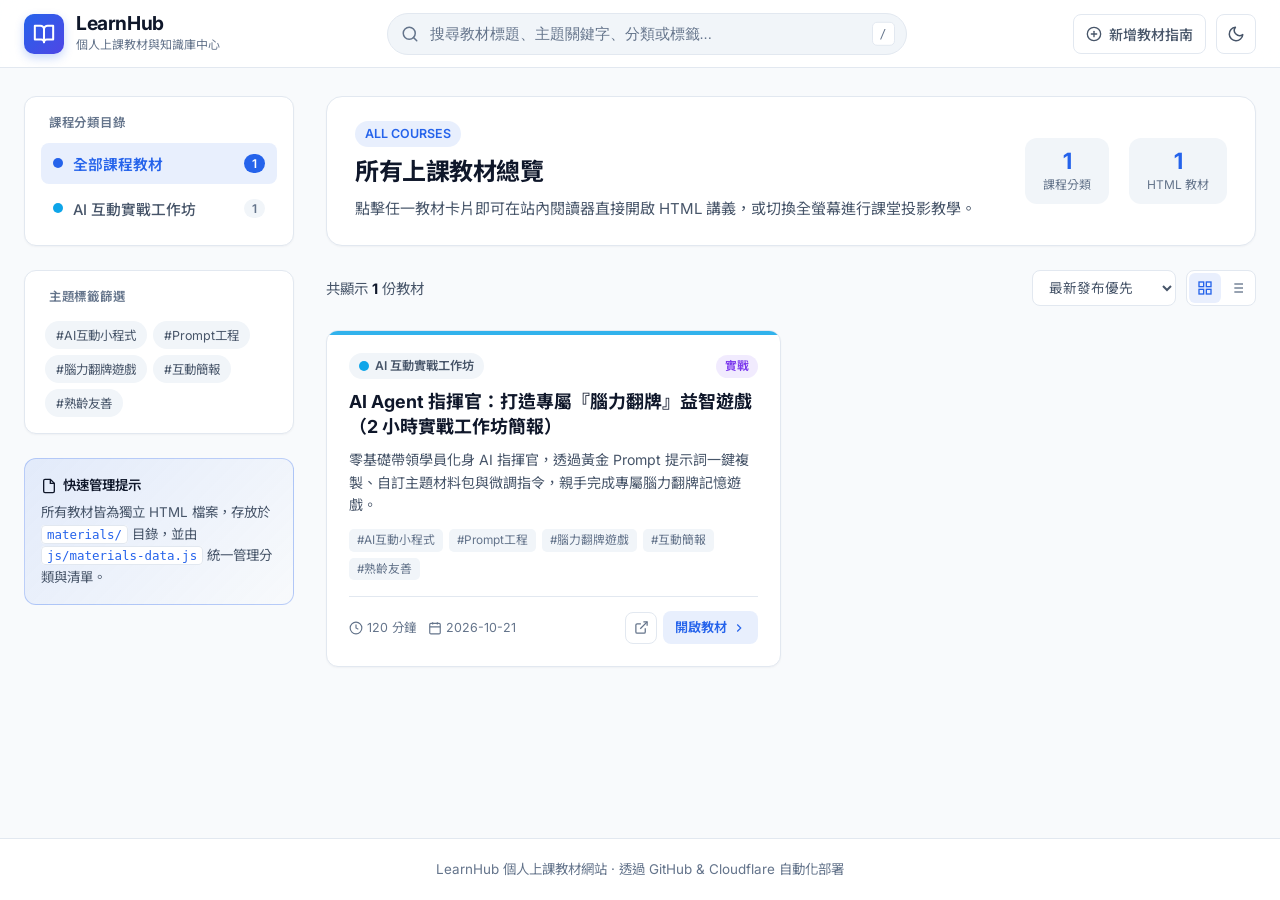
<file: index.html>
<!DOCTYPE html>
<html lang="zh-Hant" data-theme="light">
<head>
  <meta charset="UTF-8" />
  <meta name="viewport" content="width=device-width, initial-scale=1.0" />
  <title>LearnHub — 個人上課教材與知識庫中心</title>
  <meta name="description" content="LearnHub 個人上課教材網站，依分類整理所有 HTML 互動講義與課程教材。" />
  <link rel="preconnect" href="https://fonts.googleapis.com" />
  <link rel="preconnect" href="https://fonts.gstatic.com" crossorigin />
  <link href="https://fonts.googleapis.com/css2?family=Inter:wght@400;500;600;700;800&family=Noto+Sans+TC:wght@400;500;600;700&display=swap" rel="stylesheet" />
  <link rel="stylesheet" href="css/style.css" />
</head>
<body>

  <!-- 頂部導覽列 -->
  <header class="site-header">
    <div class="header-inner">
      <div class="brand" id="brand-home" title="回到全部教材總覽">
        <div class="brand-logo">
          <svg width="22" height="22" viewBox="0 0 24 24" fill="none" stroke="currentColor" stroke-width="2.2" stroke-linecap="round" stroke-linejoin="round">
            <path d="M2 3h6a4 4 0 0 1 4 4v14a3 3 0 0 0-3-3H2z"/>
            <path d="M22 3h-6a4 4 0 0 0-4 4v14a3 3 0 0 1 3-3h7z"/>
          </svg>
        </div>
        <div class="brand-text">
          <span class="brand-title">LearnHub</span>
          <span class="brand-subtitle">個人上課教材與知識庫中心</span>
        </div>
      </div>

      <!-- 關鍵字即時搜尋 -->
      <div class="search-container">
        <span class="search-icon">
          <svg width="18" height="18" viewBox="0 0 24 24" fill="none" stroke="currentColor" stroke-width="2" stroke-linecap="round" stroke-linejoin="round">
            <circle cx="11" cy="11" r="8"/>
            <line x1="21" y1="21" x2="16.65" y2="16.65"/>
          </svg>
        </span>
        <input
          type="search"
          id="search-input"
          class="search-input"
          placeholder="搜尋教材標題、主題關鍵字、分類或標籤..."
          autocomplete="off"
        />
        <kbd class="search-shortcut" id="search-shortcut">/</kbd>
        <button type="button" class="search-clear-btn" id="search-clear-btn" title="清除搜尋">
          &times;
        </button>
      </div>

      <!-- 右側工具按鈕 -->
      <div class="header-actions">
        <button type="button" class="icon-btn" id="how-to-add-btn" title="查看如何新增 HTML 教材">
          <svg width="16" height="16" viewBox="0 0 24 24" fill="none" stroke="currentColor" stroke-width="2" stroke-linecap="round" stroke-linejoin="round">
            <circle cx="12" cy="12" r="10"/>
            <line x1="12" y1="8" x2="12" y2="16"/>
            <line x1="8" y1="12" x2="16" y2="12"/>
          </svg>
          <span class="btn-text-hide-mobile">新增教材指南</span>
        </button>

        <button type="button" class="icon-btn theme-toggle-btn" id="theme-toggle-btn" aria-label="切換深淺色主題"></button>
      </div>
    </div>
  </header>

  <!-- 主要版面：左側分類導覽 + 右側教材卡片 -->
  <main class="main-layout">
    <!-- 左側分類導覽與標籤 -->
    <aside class="sidebar">
      <div class="sidebar-section">
        <div class="sidebar-heading">
          <span>課程分類目錄</span>
        </div>
        <nav class="category-nav" id="category-nav" aria-label="教材分類"></nav>
      </div>

      <div class="sidebar-section">
        <div class="sidebar-heading">
          <span>主題標籤篩選</span>
        </div>
        <div class="tag-cloud" id="tag-cloud"></div>
      </div>

      <div class="guide-card">
        <div class="guide-card-title">
          <svg width="16" height="16" viewBox="0 0 24 24" fill="none" stroke="currentColor" stroke-width="2">
            <path d="M14 2H6a2 2 0 0 0-2 2v16a2 2 0 0 0 2 2h12a2 2 0 0 0 2-2V8z"/>
            <polyline points="14 2 14 8 20 8"/>
          </svg>
          快速管理提示
        </div>
        <p>所有教材皆為獨立 HTML 檔案，存放於 <code>materials/</code> 目錄，並由 <code>js/materials-data.js</code> 統一管理分類與清單。</p>
      </div>
    </aside>

    <!-- 右側主內容區 -->
    <section class="content-area">
      <!-- 分類介紹橫幅 -->
      <div class="category-banner">
        <div class="banner-info">
          <span class="banner-badge" id="banner-badge">ALL COURSES</span>
          <h1 class="banner-title" id="banner-title">所有上課教材總覽</h1>
          <p class="banner-desc" id="banner-desc">
            點擊任一教材卡片即可在站內閱讀器直接開啟 HTML 講義，或切換全螢幕進行課堂投影教學。
          </p>
        </div>
        <div class="banner-stats">
          <div class="stat-box">
            <div class="stat-value" id="stat-total-categories">0</div>
            <div class="stat-label">課程分類</div>
          </div>
          <div class="stat-box">
            <div class="stat-value" id="stat-total-materials">0</div>
            <div class="stat-label">HTML 教材</div>
          </div>
        </div>
      </div>

      <!-- 工具控制列 -->
      <div class="toolbar">
        <div class="toolbar-left">
          <span class="result-summary" id="result-summary">共顯示 <strong>0</strong> 份教材</span>
          <div id="active-filters"></div>
        </div>

        <div class="toolbar-right">
          <select id="sort-select" class="sort-select" aria-label="排序方式">
            <option value="date-desc">最新發布優先</option>
            <option value="date-asc">最早發布優先</option>
            <option value="title-asc">依標題名稱排序</option>
          </select>

          <div class="view-mode-group" role="group" aria-label="檢視模式">
            <button type="button" class="view-mode-btn active" id="view-grid-btn" title="卡片網格檢視">
              <svg width="16" height="16" viewBox="0 0 24 24" fill="none" stroke="currentColor" stroke-width="2">
                <rect x="3" y="3" width="7" height="7"/><rect x="14" y="3" width="7" height="7"/>
                <rect x="14" y="14" width="7" height="7"/><rect x="3" y="14" width="7" height="7"/>
              </svg>
            </button>
            <button type="button" class="view-mode-btn" id="view-list-btn" title="條列清單檢視">
              <svg width="16" height="16" viewBox="0 0 24 24" fill="none" stroke="currentColor" stroke-width="2">
                <line x1="8" y1="6" x2="21" y2="6"/><line x1="8" y1="12" x2="21" y2="12"/><line x1="8" y1="18" x2="21" y2="18"/>
                <line x1="3" y1="6" x2="3.01" y2="6"/><line x1="3" y1="12" x2="3.01" y2="12"/><line x1="3" y1="18" x2="3.01" y2="18"/>
              </svg>
            </button>
          </div>
        </div>
      </div>

      <!-- 教材卡片容器 -->
      <div id="materials-container" class="materials-grid"></div>
    </section>
  </main>

  <!-- 站內內嵌 HTML 教材閱讀器 Modal -->
  <div class="viewer-overlay" id="viewer-overlay" role="dialog" aria-modal="true" aria-labelledby="viewer-title">
    <div class="viewer-container">
      <div class="viewer-header">
        <div class="viewer-header-left">
          <button type="button" class="viewer-back-btn" id="viewer-back-btn">
            <svg width="16" height="16" viewBox="0 0 24 24" fill="none" stroke="currentColor" stroke-width="2">
              <line x1="19" y1="12" x2="5" y2="12"/>
              <polyline points="12 19 5 12 12 5"/>
            </svg>
            返回目錄
          </button>
          <div class="viewer-title-group">
            <span class="viewer-category-tag" id="viewer-category-tag">分類</span>
            <h2 class="viewer-title" id="viewer-title">教材標題</h2>
          </div>
        </div>

        <div class="viewer-header-actions">
          <button type="button" class="viewer-action-btn" id="viewer-fullscreen-btn" title="切換全螢幕授課模式">
            <svg width="15" height="15" viewBox="0 0 24 24" fill="none" stroke="currentColor" stroke-width="2">
              <path d="M8 3H5a2 2 0 0 0-2 2v3m18 0V5a2 2 0 0 0-2-2h-3m0 18h3a2 2 0 0 0 2-2v-3M3 16v3a2 2 0 0 0 2 2h3"/>
            </svg>
            <span class="btn-text-hide-mobile">全螢幕投影</span>
          </button>

          <a href="#" target="_blank" rel="noopener" class="viewer-action-btn" id="viewer-newtab-btn" title="在新分頁開啟原始 HTML 檔案">
            <svg width="15" height="15" viewBox="0 0 24 24" fill="none" stroke="currentColor" stroke-width="2">
              <path d="M18 13v6a2 2 0 0 1-2 2H5a2 2 0 0 1-2-2V8a2 2 0 0 1 2-2h6"/>
              <polyline points="15 3 21 3 21 9"/>
              <line x1="10" y1="14" x2="21" y2="3"/>
            </svg>
            <span class="btn-text-hide-mobile">新分頁開啟</span>
          </a>

          <button type="button" class="viewer-action-btn close-btn" id="viewer-close-btn" title="關閉閱讀器 (Esc)">
            <svg width="16" height="16" viewBox="0 0 24 24" fill="none" stroke="currentColor" stroke-width="2">
              <line x1="18" y1="6" x2="6" y2="18"/>
              <line x1="6" y1="6" x2="18" y2="18"/>
            </svg>
          </button>
        </div>
      </div>

      <div class="viewer-body">
        <iframe id="viewer-iframe" class="viewer-iframe" src="about:blank" title="HTML 教材內容閱讀器"></iframe>
      </div>
    </div>
  </div>

  <!-- 如何新增教材指南 Modal -->
  <div class="viewer-overlay" id="help-overlay" role="dialog" aria-modal="true">
    <div class="viewer-container help-modal-content">
      <div class="viewer-header">
        <div class="viewer-title-group">
          <span class="viewer-category-tag">GUIDE</span>
          <h2 class="viewer-title">如何在 LearnHub 新增您的 HTML 上課教材？</h2>
        </div>
        <button type="button" class="viewer-action-btn close-btn" id="help-close-btn">
          <svg width="16" height="16" viewBox="0 0 24 24" fill="none" stroke="currentColor" stroke-width="2">
            <line x1="18" y1="6" x2="6" y2="18"/>
            <line x1="6" y1="6" x2="18" y2="18"/>
          </svg>
        </button>
      </div>
      <div class="help-body">
        <div class="help-step">
          <h4>步驟 1：放入您的 HTML 教材檔案</h4>
          <p>將製作好的 <code>.html</code> 教材放入 <code>materials/分類資料夾/</code> 下（也可直接複製 <code>materials/template.html</code> 標準模板來編寫新講義）。</p>
        </div>
        <div class="help-step">
          <h4>步驟 2：在設定檔登記教材資訊</h4>
          <p>打開 <code>js/materials-data.js</code>，在 <code>materials</code> 陣列加入一筆資料即可自動出現在網站上：</p>
          <pre class="help-code">{
  id: "my-new-lesson",
  title: "Ch.03 響應式網頁 Grid 網格系統實戰",
  category: "web-dev",
  description: "深入淺出介紹 CSS Grid 二維排版技巧與實務案例。",
  path: "materials/web-dev/grid-layout.html",
  date: "2026-10-21",
  duration: "50 分鐘",
  level: "進階",
  tags: ["CSS3", "Grid", "RWD"]
}</pre>
        </div>
        <div class="help-step">
          <h4>步驟 3：推送至 GitHub 自動部署 Cloudflare</h4>
          <p>執行 <code>git add . && git commit -m "新增教材" && git push</code>，Cloudflare 即會自動同步更新線上教材網站。</p>
        </div>
      </div>
    </div>
  </div>

  <!-- 頁尾 -->
  <footer class="site-footer">
    <p>LearnHub 個人上課教材網站 · 透過 GitHub &amp; Cloudflare 自動化部署</p>
  </footer>

  <script src="js/materials-data.js"></script>
  <script src="js/app.js"></script>
</body>
</html>
</file>
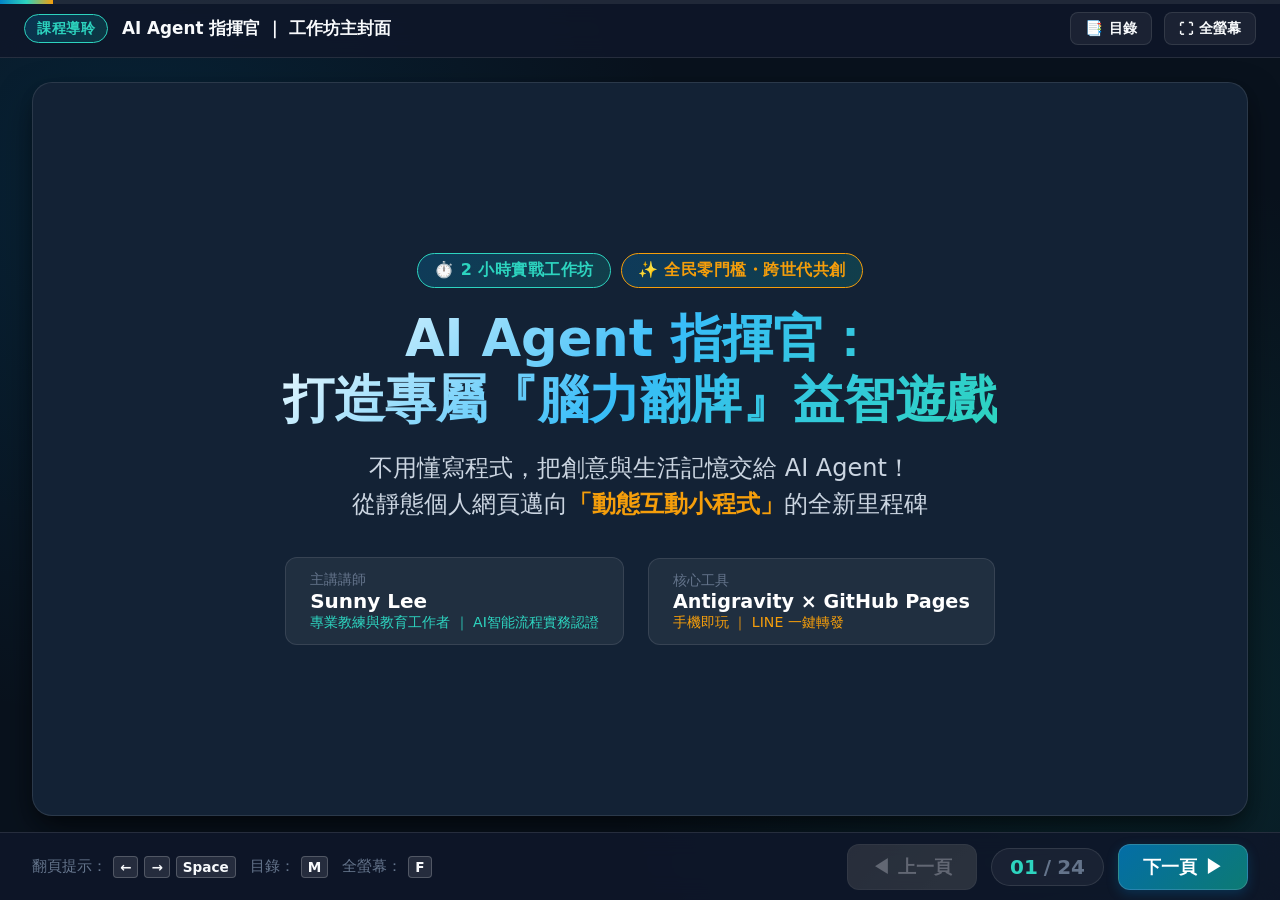
<file: materials/ai-workshop/index.html>
<!DOCTYPE html>
<html lang="zh-TW">
<head>
  <meta charset="UTF-8">
  <meta name="viewport" content="width=device-width, initial-scale=1.0">
  <title>AI Agent 指揮官：打造專屬『腦力翻牌』益智遊戲 —— 2 小時實戰工作坊簡報</title>
  <style>
    /* ==========================================================================
       1. 全域變數與重設 (CSS Variables & Reset)
       ========================================================================== */
    :root {
      --bg-dark: #09121d;
      --bg-card: #132235;
      --bg-card-hover: #1b2f48;
      --primary: #0284c7;
      --primary-light: #38bdf8;
      --accent-teal: #0d9488;
      --accent-teal-light: #2dd4bf;
      --accent-amber: #f59e0b;
      --accent-orange: #f97316;
      --text-main: #f8fafc;
      --text-muted: #94a3b8;
      --text-dim: #64748b;
      --border-card: rgba(255, 255, 255, 0.1);
      --border-accent: rgba(56, 189, 248, 0.3);
      --success: #10b981;
      --shadow-lg: 0 16px 36px -4px rgba(0, 0, 0, 0.5), 0 8px 16px -4px rgba(0, 0, 0, 0.3);
      --font-family: system-ui, -apple-system, "Segoe UI", Roboto, "Noto Sans TC", "Microsoft JhengHei", sans-serif;
    }

    * {
      box-sizing: border-box;
      margin: 0;
      padding: 0;
    }

    body {
      background-color: var(--bg-dark);
      background-image: 
        radial-gradient(circle at 10% 20%, rgba(2, 132, 199, 0.15) 0%, transparent 40%),
        radial-gradient(circle at 90% 80%, rgba(13, 148, 136, 0.15) 0%, transparent 40%);
      color: var(--text-main);
      font-family: var(--font-family);
      overflow: hidden;
      height: 100vh;
      width: 100vw;
      display: flex;
      flex-direction: column;
      user-select: none;
    }

    /* ==========================================================================
       2. 頂部進度條與導覽列 (Header & Progress)
       ========================================================================== */
    .top-bar {
      height: 58px;
      background: rgba(15, 23, 42, 0.85);
      backdrop-filter: blur(12px);
      border-bottom: 1px solid var(--border-card);
      display: flex;
      align-items: center;
      justify-content: space-between;
      padding: 0 24px;
      z-index: 100;
      flex-shrink: 0;
    }

    .progress-track {
      position: absolute;
      top: 0;
      left: 0;
      width: 100%;
      height: 4px;
      background: rgba(255, 255, 255, 0.08);
    }

    .progress-fill {
      height: 100%;
      width: 4%;
      background: linear-gradient(90deg, var(--primary), var(--accent-teal-light), var(--accent-amber));
      transition: width 0.3s cubic-bezier(0.4, 0, 0.2, 1);
    }

    .top-left {
      display: flex;
      align-items: center;
      gap: 14px;
    }

    .badge-stage {
      background: linear-gradient(135deg, rgba(2, 132, 199, 0.25), rgba(13, 148, 136, 0.25));
      border: 1px solid var(--accent-teal-light);
      color: var(--accent-teal-light);
      padding: 4px 12px;
      border-radius: 999px;
      font-size: 0.88rem;
      font-weight: 700;
      letter-spacing: 0.5px;
    }

    .top-title {
      font-size: 1.05rem;
      font-weight: 600;
      color: var(--text-main);
      max-width: 500px;
      white-space: nowrap;
      overflow: hidden;
      text-overflow: ellipsis;
    }

    .top-right {
      display: flex;
      align-items: center;
      gap: 12px;
    }

    .btn-icon {
      background: rgba(255, 255, 255, 0.06);
      border: 1px solid var(--border-card);
      color: var(--text-main);
      padding: 6px 14px;
      border-radius: 8px;
      font-size: 0.9rem;
      font-weight: 600;
      cursor: pointer;
      display: flex;
      align-items: center;
      gap: 6px;
      transition: all 0.2s ease;
    }

    .btn-icon:hover {
      background: rgba(255, 255, 255, 0.15);
      border-color: var(--primary-light);
      color: #fff;
    }

    /* ==========================================================================
       3. 投影片核心主容器 (Slide Container & Stage)
       ========================================================================== */
    .slide-viewport {
      flex: 1;
      display: flex;
      align-items: center;
      justify-content: center;
      padding: 24px 32px 16px 32px;
      position: relative;
      overflow: hidden;
    }

    .slide-stage {
      width: 100%;
      max-width: 1400px;
      height: 100%;
      max-height: 820px;
      background: var(--bg-card);
      border: 1px solid var(--border-card);
      border-radius: 20px;
      box-shadow: var(--shadow-lg);
      position: relative;
      overflow: hidden;
      display: flex;
      flex-direction: column;
    }

    .slide {
      position: absolute;
      inset: 0;
      padding: 44px 56px;
      display: flex;
      flex-direction: column;
      opacity: 0;
      pointer-events: none;
      transform: translateX(30px);
      transition: opacity 0.35s ease, transform 0.35s ease;
      overflow-y: auto;
      user-select: text;
    }

    .slide.active {
      opacity: 1;
      pointer-events: auto;
      transform: translateX(0);
    }

    /* 捲軸美化 */
    .slide::-webkit-scrollbar {
      width: 6px;
    }
    .slide::-webkit-scrollbar-thumb {
      background: rgba(255, 255, 255, 0.2);
      border-radius: 4px;
    }

    /* 標題與版面元素 */
    .slide-header {
      margin-bottom: 24px;
      flex-shrink: 0;
    }

    .slide-tag {
      font-size: 0.95rem;
      font-weight: 700;
      color: var(--accent-amber);
      text-transform: uppercase;
      letter-spacing: 1px;
      margin-bottom: 8px;
      display: inline-block;
    }

    .slide-title {
      font-size: 2.25rem;
      font-weight: 800;
      line-height: 1.25;
      color: #ffffff;
      display: flex;
      align-items: center;
      gap: 12px;
    }

    .slide-subtitle {
      font-size: 1.15rem;
      color: var(--text-muted);
      margin-top: 6px;
      line-height: 1.5;
    }

    .slide-body {
      flex: 1;
      display: flex;
      flex-direction: column;
      gap: 20px;
      font-size: 1.25rem;
      line-height: 1.65;
    }

    /* ==========================================================================
       4. 卡片、網格與內容樣式 (Cards, Grid, Callouts)
       ========================================================================== */
    .grid-2 {
      display: grid;
      grid-template-columns: 1fr 1fr;
      gap: 24px;
      align-items: stretch;
    }

    .grid-3 {
      display: grid;
      grid-template-columns: repeat(3, 1fr);
      gap: 20px;
      align-items: stretch;
    }

    .grid-4 {
      display: grid;
      grid-template-columns: repeat(4, 1fr);
      gap: 16px;
    }

    .card {
      background: rgba(255, 255, 255, 0.04);
      border: 1px solid var(--border-card);
      border-radius: 16px;
      padding: 24px 28px;
      transition: all 0.2s ease;
    }

    .card:hover {
      background: rgba(255, 255, 255, 0.07);
      border-color: var(--border-accent);
      transform: translateY(-2px);
    }

    .card-title {
      font-size: 1.35rem;
      font-weight: 700;
      color: #fff;
      margin-bottom: 12px;
      display: flex;
      align-items: center;
      gap: 10px;
    }

    .card-title .icon {
      font-size: 1.6rem;
    }

    .card-desc {
      font-size: 1.12rem;
      color: var(--text-muted);
      line-height: 1.6;
    }

    /* 醒目引導框 (Highlight Box) */
    .callout {
      background: linear-gradient(135deg, rgba(2, 132, 199, 0.12), rgba(13, 148, 136, 0.12));
      border-left: 5px solid var(--accent-teal-light);
      border-radius: 0 14px 14px 0;
      padding: 18px 24px;
      font-size: 1.2rem;
      color: var(--text-main);
    }

    .callout-amber {
      background: linear-gradient(135deg, rgba(245, 158, 11, 0.12), rgba(249, 115, 22, 0.12));
      border-left: 5px solid var(--accent-amber);
    }

    /* 步驟清單 */
    .steps-list {
      display: flex;
      flex-direction: column;
      gap: 16px;
    }

    .step-item {
      display: flex;
      align-items: flex-start;
      gap: 18px;
      background: rgba(255, 255, 255, 0.03);
      border: 1px solid var(--border-card);
      padding: 16px 20px;
      border-radius: 12px;
    }

    .step-num {
      width: 38px;
      height: 38px;
      background: linear-gradient(135deg, var(--primary), var(--accent-teal));
      color: white;
      font-weight: 800;
      font-size: 1.15rem;
      border-radius: 50%;
      display: flex;
      align-items: center;
      justify-content: center;
      flex-shrink: 0;
      box-shadow: 0 4px 10px rgba(2, 132, 199, 0.4);
    }

    .step-content h4 {
      font-size: 1.25rem;
      font-weight: 700;
      color: #fff;
      margin-bottom: 4px;
    }

    .step-content p {
      font-size: 1.08rem;
      color: var(--text-muted);
      line-height: 1.5;
    }

    /* ==========================================================================
       5. 提示詞專屬卡片與快速複製系統 (Prompt Card & Copy Engine)
       ========================================================================== */
    .prompt-box {
      background: #08111e;
      border: 2px solid var(--primary);
      border-radius: 16px;
      overflow: hidden;
      margin-top: 6px;
      box-shadow: 0 10px 25px rgba(0, 0, 0, 0.4);
      display: flex;
      flex-direction: column;
    }

    .prompt-header {
      background: linear-gradient(90deg, rgba(2, 132, 199, 0.3), rgba(13, 148, 136, 0.2));
      padding: 12px 20px;
      display: flex;
      align-items: center;
      justify-content: space-between;
      border-bottom: 1px solid rgba(56, 189, 248, 0.2);
    }

    .prompt-badge {
      display: flex;
      align-items: center;
      gap: 8px;
      color: var(--primary-light);
      font-weight: 700;
      font-size: 1.05rem;
    }

    .btn-copy {
      background: var(--primary);
      color: #ffffff;
      border: none;
      padding: 8px 18px;
      border-radius: 8px;
      font-size: 0.95rem;
      font-weight: 700;
      cursor: pointer;
      display: flex;
      align-items: center;
      gap: 6px;
      transition: all 0.2s ease;
      box-shadow: 0 4px 10px rgba(2, 132, 199, 0.3);
    }

    .btn-copy:hover {
      background: var(--primary-light);
      transform: scale(1.03);
    }

    .btn-copy.copied {
      background: var(--success) !important;
      color: #ffffff !important;
      box-shadow: 0 4px 12px rgba(16, 185, 129, 0.4);
    }

    .prompt-content {
      padding: 20px 24px;
      font-family: Consolas, Monaco, "Courier New", monospace;
      font-size: 1.18rem;
      line-height: 1.7;
      color: #e2e8f0;
      white-space: pre-wrap;
      word-break: break-word;
      user-select: all;
    }

    .tag-highlight {
      background: rgba(245, 158, 11, 0.25);
      color: #fef08a;
      padding: 2px 6px;
      border-radius: 4px;
      font-weight: 700;
      border: 1px dashed var(--accent-amber);
    }

    /* 複製成功提示 (Toast Notification) */
    .toast-copy {
      position: fixed;
      bottom: 85px;
      left: 50%;
      transform: translateX(-50%) translateY(30px);
      background: #0f172a;
      border: 2px solid var(--success);
      color: #ffffff;
      padding: 12px 28px;
      border-radius: 999px;
      font-size: 1.1rem;
      font-weight: 700;
      display: flex;
      align-items: center;
      gap: 10px;
      box-shadow: 0 10px 30px rgba(0,0,0,0.6);
      opacity: 0;
      pointer-events: none;
      transition: all 0.3s cubic-bezier(0.175, 0.885, 0.32, 1.275);
      z-index: 1000;
    }

    .toast-copy.show {
      opacity: 1;
      transform: translateX(-50%) translateY(0);
    }

    /* ==========================================================================
       6. 內嵌翻牌小遊戲微演示 (Live Mini Card Game Widget)
       ========================================================================== */
    .mini-game-container {
      background: rgba(0, 0, 0, 0.25);
      border: 1px solid var(--border-card);
      border-radius: 16px;
      padding: 20px;
      display: flex;
      flex-direction: column;
      align-items: center;
      gap: 16px;
    }

    .mini-game-header {
      display: flex;
      align-items: center;
      justify-content: space-between;
      width: 100%;
      max-width: 440px;
      font-size: 1.15rem;
      font-weight: 700;
    }

    .mini-game-grid {
      display: grid;
      grid-template-columns: repeat(4, 86px);
      gap: 14px;
      perspective: 1000px;
    }

    .mini-card {
      width: 86px;
      height: 98px;
      position: relative;
      transform-style: preserve-3d;
      transition: transform 0.5s cubic-bezier(0.4, 0, 0.2, 1);
      cursor: pointer;
    }

    .mini-card.flipped {
      transform: rotateY(180deg);
    }

    .mini-card-face {
      position: absolute;
      inset: 0;
      width: 100%;
      height: 100%;
      backface-visibility: hidden;
      border-radius: 12px;
      display: flex;
      align-items: center;
      justify-content: center;
      font-size: 2.2rem;
      user-select: none;
      box-shadow: 0 4px 10px rgba(0,0,0,0.3);
    }

    .mini-card-back {
      background: linear-gradient(135deg, #0284c7, #0d9488);
      border: 2px solid rgba(255, 255, 255, 0.2);
      color: rgba(255, 255, 255, 0.8);
      font-size: 1.6rem;
      font-weight: 800;
    }

    .mini-card-front {
      background: #ffffff;
      border: 2px solid var(--accent-amber);
      transform: rotateY(180deg);
    }

    .mini-card.matched .mini-card-front {
      background: #dcfce7;
      border-color: var(--success);
    }

    /* ==========================================================================
       7. 底部控制列與操作提示 (Bottom Control Bar)
       ========================================================================== */
    .bottom-bar {
      height: 68px;
      background: rgba(15, 23, 42, 0.9);
      backdrop-filter: blur(12px);
      border-top: 1px solid var(--border-card);
      display: flex;
      align-items: center;
      justify-content: space-between;
      padding: 0 32px;
      z-index: 100;
      flex-shrink: 0;
    }

    .nav-btn-group {
      display: flex;
      align-items: center;
      gap: 14px;
    }

    .btn-nav {
      background: linear-gradient(135deg, rgba(2, 132, 199, 0.8), rgba(13, 148, 136, 0.8));
      color: #ffffff;
      border: 1px solid rgba(255, 255, 255, 0.15);
      padding: 10px 24px;
      border-radius: 12px;
      font-size: 1.1rem;
      font-weight: 700;
      cursor: pointer;
      display: flex;
      align-items: center;
      gap: 8px;
      transition: all 0.2s ease;
      box-shadow: 0 4px 12px rgba(2, 132, 199, 0.25);
    }

    .btn-nav:hover:not(:disabled) {
      background: linear-gradient(135deg, var(--primary-light), var(--accent-teal-light));
      color: #0f172a;
      transform: translateY(-2px);
    }

    .btn-nav:disabled {
      opacity: 0.35;
      cursor: not-allowed;
      box-shadow: none;
      filter: grayscale(1);
    }

    .slide-counter {
      font-size: 1.25rem;
      font-weight: 800;
      color: var(--text-main);
      display: flex;
      align-items: center;
      gap: 6px;
      background: rgba(255, 255, 255, 0.05);
      padding: 6px 18px;
      border-radius: 999px;
      border: 1px solid var(--border-card);
    }

    .counter-curr {
      color: var(--accent-teal-light);
    }

    .counter-total {
      color: var(--text-dim);
    }

    .keyboard-hint {
      color: var(--text-dim);
      font-size: 0.92rem;
      display: flex;
      align-items: center;
      gap: 6px;
    }

    .kbd-key {
      background: rgba(255, 255, 255, 0.1);
      border: 1px solid rgba(255, 255, 255, 0.2);
      border-radius: 4px;
      padding: 2px 6px;
      font-size: 0.85rem;
      font-weight: 700;
      color: var(--text-main);
    }

    /* ==========================================================================
       8. 目錄抽屜 (TOC / Overview Drawer)
       ========================================================================== */
    .drawer-overlay {
      position: fixed;
      inset: 0;
      background: rgba(0, 0, 0, 0.7);
      backdrop-filter: blur(8px);
      z-index: 200;
      opacity: 0;
      pointer-events: none;
      transition: opacity 0.3s ease;
      display: flex;
      justify-content: flex-end;
    }

    .drawer-overlay.open {
      opacity: 1;
      pointer-events: auto;
    }

    .toc-drawer {
      width: 440px;
      max-width: 90vw;
      height: 100%;
      background: #0d1726;
      border-left: 1px solid var(--border-card);
      box-shadow: -10px 0 30px rgba(0, 0, 0, 0.6);
      display: flex;
      flex-direction: column;
      transform: translateX(100%);
      transition: transform 0.35s cubic-bezier(0.4, 0, 0.2, 1);
    }

    .drawer-overlay.open .toc-drawer {
      transform: translateX(0);
    }

    .toc-header {
      padding: 20px 24px;
      border-bottom: 1px solid var(--border-card);
      display: flex;
      align-items: center;
      justify-content: space-between;
    }

    .toc-header h3 {
      font-size: 1.3rem;
      font-weight: 800;
      color: #fff;
    }

    .toc-body {
      flex: 1;
      overflow-y: auto;
      padding: 16px 20px;
      display: flex;
      flex-direction: column;
      gap: 8px;
    }

    .toc-item {
      padding: 10px 14px;
      border-radius: 8px;
      background: rgba(255, 255, 255, 0.03);
      border: 1px solid transparent;
      color: var(--text-muted);
      cursor: pointer;
      display: flex;
      align-items: center;
      gap: 12px;
      font-size: 0.98rem;
      transition: all 0.2s ease;
    }

    .toc-item:hover {
      background: rgba(255, 255, 255, 0.08);
      color: #fff;
      border-color: var(--border-accent);
    }

    .toc-item.active {
      background: rgba(2, 132, 199, 0.2);
      border-color: var(--primary-light);
      color: #ffffff;
      font-weight: 700;
    }

    .toc-item-num {
      width: 26px;
      height: 26px;
      border-radius: 6px;
      background: rgba(255, 255, 255, 0.08);
      display: flex;
      align-items: center;
      justify-content: center;
      font-size: 0.82rem;
      font-weight: 700;
      flex-shrink: 0;
    }

    .toc-stage-divider {
      font-size: 0.85rem;
      font-weight: 800;
      color: var(--accent-amber);
      margin: 14px 0 4px 6px;
      text-transform: uppercase;
      letter-spacing: 0.5px;
    }

    /* 響應式微調 */
    @media (max-width: 1024px) {
      .slide {
        padding: 30px 32px;
      }
      .slide-title {
        font-size: 1.85rem;
      }
      .grid-3 {
        grid-template-columns: 1fr;
      }
      .grid-2 {
        grid-template-columns: 1fr;
      }
    }
  </style>
</head>
<body>

  <!-- 頂部導覽與進度條 -->
  <header class="top-bar">
    <div class="progress-track">
      <div class="progress-fill" id="progressFill"></div>
    </div>
    <div class="top-left">
      <span class="badge-stage" id="stageBadge">課程導聆</span>
      <span class="top-title" id="headerTitle">AI Agent 指揮官：打造專屬『腦力翻牌』益智遊戲</span>
    </div>
    <div class="top-right">
      <button class="btn-icon" id="btnToc" title="開啟目錄 (M)">
        <span>📑</span> 目錄
      </button>
      <button class="btn-icon" id="btnFullscreen" title="全螢幕切換 (F)">
        <span>⛶</span> 全螢幕
      </button>
    </div>
  </header>

  <!-- 投影片核心主畫布 -->
  <main class="slide-viewport">
    <div class="slide-stage">

      <!-- ==========================================
           SLIDE 01: 主封面
           ========================================== -->
      <section class="slide active" data-stage="課程導聆" data-title="工作坊主封面">
        <div style="display: flex; flex-direction: column; justify-content: center; align-items: center; height: 100%; text-align: center; gap: 20px;">
          <div style="display: inline-flex; gap: 10px;">
            <span class="badge-stage" style="font-size: 1rem; padding: 6px 16px;">⏱️ 2 小時實戰工作坊</span>
            <span class="badge-stage" style="font-size: 1rem; padding: 6px 16px; border-color: var(--accent-amber); color: var(--accent-amber);">✨ 全民零門檻・跨世代共創</span>
          </div>

          <h1 style="font-size: 3.2rem; font-weight: 900; line-height: 1.2; background: linear-gradient(135deg, #ffffff, #38bdf8, #2dd4bf); -webkit-background-clip: text; -webkit-text-fill-color: transparent; max-width: 1000px;">
            AI Agent 指揮官：<br>打造專屬『腦力翻牌』益智遊戲
          </h1>

          <p style="font-size: 1.5rem; color: #cbd5e1; max-width: 820px; line-height: 1.5;">
            不用懂寫程式，把創意與生活記憶交給 AI Agent！<br>
            從靜態個人網頁邁向<strong style="color: var(--accent-amber);">「動態互動小程式」</strong>的全新里程碑
          </p>

          <div style="display: flex; gap: 24px; margin-top: 15px; align-items: center;">
            <div style="background: rgba(255,255,255,0.06); padding: 12px 24px; border-radius: 12px; border: 1px solid var(--border-card); text-align: left;">
              <div style="font-size: 0.9rem; color: var(--text-dim);">主講講師</div>
              <div style="font-size: 1.25rem; font-weight: 700; color: #fff;">Sunny Lee</div>
              <div style="font-size: 0.88rem; color: var(--accent-teal-light);">專業教練與教育工作者 ｜ AI智能流程實務認證</div>
            </div>
            <div style="background: rgba(255,255,255,0.06); padding: 12px 24px; border-radius: 12px; border: 1px solid var(--border-card); text-align: left;">
              <div style="font-size: 0.9rem; color: var(--text-dim);">核心工具</div>
              <div style="font-size: 1.2rem; font-weight: 700; color: #fff;">Antigravity × GitHub Pages</div>
              <div style="font-size: 0.88rem; color: var(--accent-amber);">手機即玩 ｜ LINE 一鍵轉發</div>
            </div>
          </div>
        </div>
      </section>

      <!-- ==========================================
           SLIDE 02: 今天您將帶走什麼？
           ========================================== -->
      <section class="slide" data-stage="課程導聆" data-title="今天您將帶走什麼？">
        <div class="slide-header">
          <span class="slide-tag">LEARNING OUTCOMES</span>
          <h2 class="slide-title">🎯 今天下課時，您將帶走什麼？</h2>
          <p class="slide-subtitle">只要 120 分鐘，從零到完成屬於您的個人作品，收穫滿滿的數位成就感！</p>
        </div>
        <div class="slide-body">
          <div class="grid-3" style="margin-top: 10px;">
            <div class="card" style="border-top: 4px solid var(--primary);">
              <div class="card-title"><span class="icon">🗣️</span> 學會指揮 AI</div>
              <p class="card-desc">不用硬背艱深的英文程式碼！用日常口語、填空式指令，指揮 Antigravity Agent 自動撰寫並修復遊戲邏輯。</p>
            </div>
            <div class="card" style="border-top: 4px solid var(--accent-teal-light);">
              <div class="card-title"><span class="icon">🌸</span> 專屬主題遊戲</div>
              <p class="card-desc">自由挑選喜愛的風格——台灣四季水果、放鬆綠意花卉、或是旅行回憶，大字大按鈕舒適設計，手機點擊超流暢！</p>
            </div>
            <div class="card" style="border-top: 4px solid var(--accent-amber);">
              <div class="card-title"><span class="icon">📱</span> 專屬網址・免安裝即玩</div>
              <p class="card-desc">一鍵生成個人專屬網址，傳到 LINE 或社群，親友點開「免安裝、立刻玩」，隨時跨世代互玩比拚！</p>
            </div>
          </div>
          <div class="callout" style="margin-top: 20px;">
            💡 <strong>新手友善保證：</strong>一步一步引導帶領，確保零基礎也能 100% 同步通關！
          </div>
        </div>
      </section>

      <!-- ==========================================
           SLIDE 03: 破除心魔：角色的全新定位
           ========================================== -->
      <section class="slide" data-stage="課程導聆" data-title="破除心魔：學員是導演">
        <div class="slide-header">
          <span class="slide-tag">MINDSET SHIFT</span>
          <h2 class="slide-title">🧠 角色大翻轉：您是導演，AI 是全能工程師</h2>
          <p class="slide-subtitle">打破對科技與程式的刻板印象，現代 AI 讓我們專注在「創意與品味」</p>
        </div>
        <div class="slide-body">
          <div class="grid-2">
            <div class="card" style="background: rgba(239, 68, 68, 0.08); border-color: rgba(239, 68, 68, 0.25);">
              <div class="card-title" style="color: #fca5a5;"><span class="icon">❌</span> 傳統寫程式的痛點</div>
              <ul style="list-style: none; display: flex; flex-direction: column; gap: 14px; margin-top: 12px; font-size: 1.15rem; color: #fecaca;">
                <li>• 記憶艱深單字（function, array, loop...）</li>
                <li>• 漏掉一個分號 <code>;</code> 整個程式就當掉罷工</li>
                <li>• 查找吃力，在幾百行黑底白字裡找錯誤</li>
                <li>• 挫折感大，覺得自己「不懂程式代碼就做不出軟體」</li>
              </ul>
            </div>
            <div class="card" style="background: rgba(16, 185, 129, 0.08); border-color: rgba(16, 185, 129, 0.3);">
              <div class="card-title" style="color: #6ee7b7;"><span class="icon">✔️</span> 現代人機協作新模式</div>
              <ul style="list-style: none; display: flex; flex-direction: column; gap: 14px; margin-top: 12px; font-size: 1.15rem; color: #d1fae5;">
                <li>• <strong>您是產品經理 / 總導演：</strong>負責出想法、訂規則、選美感</li>
                <li>• <strong>AI 是專屬工程師：</strong>負責敲鍵盤、排版面、處理複雜邏輯</li>
                <li>• 只要用「看得懂的繁體中文」下達清晰需求</li>
                <li>• 享受創作的純粹樂趣與即時成就感！</li>
              </ul>
            </div>
          </div>
          <div class="callout callout-amber" style="text-align: center; font-size: 1.35rem; font-weight: 700;">
            「不需要懂寫程式，只要懂得如何清晰表達您的想法！」
          </div>
        </div>
      </section>

      <!-- ==========================================
           SLIDE 04: 120 分鐘冒險地圖
           ========================================== -->
      <section class="slide" data-stage="課程導聆" data-title="120 分鐘冒險地圖">
        <div class="slide-header">
          <span class="slide-tag">ROADMAP</span>
          <h2 class="slide-title">🗺️ 今日 120 分鐘實戰冒險地圖</h2>
          <p class="slide-subtitle">節奏明確、步步為營，每一階段都有看得見的成果里程碑</p>
        </div>
        <div class="slide-body">
          <div class="steps-list">
            <div class="step-item">
              <div class="step-num">1</div>
              <div class="step-content">
                <h4>第 00～20m ｜ 第一階段：啟發與橋接</h4>
                <p>成果先行體驗、連線官網下載啟動 Antigravity、觀念升級（個人網站 vs 動態邏輯）。</p>
              </div>
            </div>
            <div class="step-item">
              <div class="step-num">2</div>
              <div class="step-content">
                <h4>第 20～55m ｜ 第二階段：人機協作實戰</h4>
                <p>拆解四大積木、發布「黃金 Prompt 範本」至 Antigravity、產出第一版可運行遊戲。</p>
              </div>
            </div>
            <div class="step-item">
              <div class="step-num">3</div>
              <div class="step-content">
                <h4>第 55～85m ｜ 第三階段：個人化定制微調</h4>
                <p>套用三大主題材料包（花卉、水果、環遊世界）、調整大字大按鈕、加入通關慶祝彩花。</p>
              </div>
            </div>
            <div class="step-item">
              <div class="step-num">4</div>
              <div class="step-content">
                <h4>第 85～105m ｜ 第四階段：發布與手機安裝</h4>
                <p>提交到 GitHub 倉庫、啟用 GitHub Pages 公開網址、現場掃碼「加入手機主畫面」。</p>
              </div>
            </div>
            <div class="step-item">
              <div class="step-num">5</div>
              <div class="step-content">
                <h4>第 105～120m ｜ 第五階段：歡樂互玩與總結</h4>
                <p>鄰座交換手機試玩比拚、轉發 LINE 家庭群組互動、學員大合照與結業賦能。</p>
              </div>
            </div>
          </div>
        </div>
      </section>

      <!-- ==========================================
           SLIDE 05: 第一階段：成果先行體驗
           ========================================== -->
      <section class="slide" data-stage="第一階段：啟發與橋接 (00~20m)" data-title="成果先行：現場試玩遊戲">
        <div class="slide-header">
          <span class="slide-tag">STAGE 1: INSPIRATION</span>
          <h2 class="slide-title">🎮 成果先行：看看我們今天要做的小遊戲！</h2>
          <p class="slide-subtitle">不用等到最後才揭曉！直接在大螢幕上翻動卡片，親身體驗遊戲魅力</p>
        </div>
        <div class="slide-body" style="display: flex; flex-direction: row; gap: 32px; align-items: center;">
          <div style="flex: 1.2;">
            <div class="mini-game-container">
              <div class="mini-game-header">
                <span style="color: var(--accent-amber);">🧠 翻牌互動體驗區 (4對)</span>
                <span id="miniStepCount" style="color: var(--accent-teal-light);">翻牌次數：0</span>
                <button class="btn-icon" id="miniResetBtn" style="padding: 4px 10px; font-size: 0.85rem;">🔄 重置</button>
              </div>
              <div class="mini-game-grid" id="miniGameGrid">
                <!-- 迷你遊戲卡片由 JS 動態產生 -->
              </div>
              <div id="miniWinMsg" style="font-size: 1rem; color: var(--success); font-weight: 700; height: 24px; visibility: hidden;">
                🎉 恭喜配對成功！您的記憶力超棒！
              </div>
            </div>
          </div>
          <div style="flex: 1; display: flex; flex-direction: column; gap: 16px;">
            <div class="card">
              <div class="card-title">👀 請觀察這三個趣味要素：</div>
              <ul style="padding-left: 20px; color: var(--text-muted); font-size: 1.15rem; line-height: 1.8;">
                <li><strong>1. 點擊翻轉：</strong>點一下卡片旋轉 180 度露出正面圖示。</li>
                <li><strong>2. 配對判定：</strong>如果兩張一樣，保持翻開；不一樣則 1 秒後蓋回。</li>
                <li><strong>3. 勝負回饋：</strong>全部配對成功跳出讚美訊息！</li>
              </ul>
            </div>
            <div class="callout">
              這就是標準的「動態小程式」！今天您將透過 AI，親手把它做出來。
            </div>
          </div>
        </div>
      </section>

      <!-- ==========================================
           SLIDE 06: 第一階段：下載與啟動 Antigravity
           ========================================== -->
      <section class="slide" data-stage="第一階段：啟發與橋接 (00~20m)" data-title="下載與啟動 Antigravity">
        <div class="slide-header">
          <span class="slide-tag">STAGE 1: ENVIRONMENT SETUP</span>
          <h2 class="slide-title">🛠️ 工欲善其事：下載與啟動 Antigravity 工作台</h2>
          <p class="slide-subtitle">直接連上官網一鍵下載安裝，讓您的專屬 AI 開發助理就位！</p>
        </div>
        <div class="slide-body">
          <div class="grid-2">
            <div class="card" style="border-top: 4px solid var(--primary);">
              <div class="card-title">🌐 官方網站下載安裝步驟</div>
              <div class="steps-list" style="margin-top: 14px; gap: 12px;">
                <div class="step-item" style="padding: 12px 16px;">
                  <div class="step-num" style="width: 32px; height: 32px; font-size: 1rem;">1</div>
                  <div class="step-content">
                    <h4 style="font-size: 1.15rem;">連上官網點選下載</h4>
                    <p style="font-size: 1rem;">開啟瀏覽器進入官網，點擊 <strong>Download for Windows / Mac</strong> 下載安裝檔。</p>
                  </div>
                </div>
                <div class="step-item" style="padding: 12px 16px;">
                  <div class="step-num" style="width: 32px; height: 32px; font-size: 1rem;">2</div>
                  <div class="step-content">
                    <h4 style="font-size: 1.15rem;">執行安裝並啟動</h4>
                    <p style="font-size: 1rem;">點開下載檔完成安裝，在桌面找到 <strong>Antigravity</strong> 藍色圖示點擊開啟。</p>
                  </div>
                </div>
                <div class="step-item" style="padding: 12px 16px;">
                  <div class="step-num" style="width: 32px; height: 32px; font-size: 1rem;">3</div>
                  <div class="step-content">
                    <h4 style="font-size: 1.15rem;">Google 帳號一鍵登入</h4>
                    <p style="font-size: 1rem;">點擊 Sign In，使用平常慣用的 Google 帳號授權登入即可使用。</p>
                  </div>
                </div>
              </div>
            </div>

            <div style="display: flex; flex-direction: column; gap: 16px;">
              <div class="prompt-box" style="margin-top: 0;">
                <div class="prompt-header">
                  <div class="prompt-badge"><span>🔗</span> 官方快速下載連結</div>
                  <button class="btn-copy" onclick="copyPrompt('prompt-download-url', this)">
                    <span>📋</span> 複製網址
                  </button>
                </div>
                <pre class="prompt-content" id="prompt-download-url" style="font-size: 1.3rem; text-align: center; color: var(--accent-teal-light); padding: 16px;">https://antigravity.google/</pre>
              </div>

              <div class="card" style="border-top: 4px solid var(--accent-amber);">
                <div class="card-title">💡 現場環境就緒提示</div>
                <ul style="padding-left: 20px; color: var(--text-muted); font-size: 1.1rem; line-height: 1.7; margin-top: 8px;">
                  <li><strong>舊朋友：</strong>若上次已安裝過，直接在桌面搜尋「Antigravity」開啟並登入。</li>
                  <li><strong>新朋友：</strong>現在開始點擊下載，讓軟體在背景安裝，我們一邊往下了解遊戲積木！</li>
                  <li><strong>遇到狀況：</strong>若下載過慢或安裝卡住，請舉手，助教隨時協助！</li>
                </ul>
              </div>
            </div>
          </div>
        </div>
      </section>

      <!-- ==========================================
           SLIDE 07: 觀念升級：個人網站 vs 動態邏輯小程式
           ========================================== -->
      <section class="slide" data-stage="第一階段：啟發與橋接 (00~20m)" data-title="從個人網站到動態邏輯">
        <div class="slide-header">
          <span class="slide-tag">STAGE 1: CONCEPT UPGRADE</span>
          <h2 class="slide-title">📈 觀念大升級：從「個人網站」到「動態邏輯」</h2>
          <p class="slide-subtitle">大家在上次架設個人網站的分享中學會了網頁部署，今天我們更進一步讓網頁「活起來」！</p>
        </div>
        <div class="slide-body">
          <div class="grid-2">
            <div class="card" style="border-top: 4px solid var(--text-dim);">
              <div class="card-title"><span class="icon">🌐</span> 上次成果：架設個人專屬網站（靜態展示）</div>
              <p class="card-desc" style="font-size: 1.15rem;">
                上次分享中大家親手完成的專屬網站：
              </p>
              <ul style="margin-top: 14px; padding-left: 24px; color: var(--text-muted); font-size: 1.12rem; line-height: 1.8;">
                <li>內容是精美的靜態展示（個人品牌、自我介紹、照片、社群連結）。</li>
                <li>點擊按鈕通常是跳轉到外部連結（如 LINE、FB 等）。</li>
                <li>以「呈現資訊」為主，網頁不需要記憶使用者的即時操作狀態。</li>
              </ul>
            </div>
            <div class="card" style="border-top: 4px solid var(--accent-teal-light);">
              <div class="card-title" style="color: var(--accent-teal-light);"><span class="icon">🕹️</span> 今日挑戰：動態互動小程式</div>
              <p class="card-desc" style="font-size: 1.15rem;">
                就像一台<strong>能思考、有反應的掌上型電玩</strong>：
              </p>
              <ul style="margin-top: 14px; padding-left: 24px; color: var(--text-main); font-size: 1.12rem; line-height: 1.8;">
                <li><strong>有狀態（State）：</strong>卡片現在是蓋著還是打開？</li>
                <li><strong>有邏輯（Logic）：</strong>剛剛翻的第一張跟這張一樣嗎？</li>
                <li><strong>有計數（Counter）：</strong>玩了幾步？是否全部通關了？</li>
              </ul>
            </div>
          </div>
          <div class="callout callout-amber" style="margin-top: 10px;">
            ✨ <strong>好消息：</strong>複雜的「狀態與邏輯」我們一句程式碼都不用寫，全權委託 <strong>Antigravity AI Agent</strong> 來幫我們建構！
          </div>
        </div>
      </section>

      <!-- ==========================================
           SLIDE 08: 認識你的工程師 Antigravity
           ========================================== -->
      <section class="slide" data-stage="第一階段：啟發與橋接 (00~20m)" data-title="認識 Antigravity Agent">
        <div class="slide-header">
          <span class="slide-tag">STAGE 1: YOUR AI AGENT</span>
          <h2 class="slide-title">🤖 認識您的專屬工程師：Antigravity Agent</h2>
          <p class="slide-subtitle">不只會聊天，它能直接幫您寫出完整的遊戲網頁檔案，聽從指令持續修改！</p>
        </div>
        <div class="slide-body">
          <div class="grid-3">
            <div class="card">
              <div class="card-title"><span class="icon">👂</span> 1. 傾聽需求</div>
              <p class="card-desc">讀懂您的日常口語指令，自動分析遊戲規格、卡片數量、按鈕位置與顏色偏好。</p>
            </div>
            <div class="card">
              <div class="card-title"><span class="icon">⚡</span> 2. 自動編寫程式</div>
              <p class="card-desc">幾秒鐘內產生 HTML（結構）、CSS（美觀外表）與 JavaScript（互動邏輯）檔案。</p>
            </div>
            <div class="card">
              <div class="card-title"><span class="icon">🔄</span> 3. 聽話持續修改</div>
              <p class="card-desc">用 Chrome 打開試玩後，若有想微調的地方，只要再打一句中文，它立刻幫您修改程式碼！</p>
            </div>
          </div>
          <div class="callout callout-amber" style="margin-top: 15px;">
            💡 <strong>協作心法：</strong>您只要負責把 Antigravity 當成私人助理，把任務交代清楚，接下來它就會全心全意為您幹活！
          </div>
        </div>
      </section>

      <!-- ==========================================
           SLIDE 09: 拆解記憶翻牌遊戲的「四大積木」
           ========================================== -->
      <section class="slide" data-stage="第一階段：啟發與橋接 (00~20m)" data-title="拆解遊戲四大積木">
        <div class="slide-header">
          <span class="slide-tag">STAGE 1: ARCHITECTURE</span>
          <h2 class="slide-title">🧩 遊戲設計思維：拆解翻牌遊戲的「四大積木」</h2>
          <p class="slide-subtitle">身為產品經理與總導演，我們從「玩家體驗」出發規劃遊戲結構</p>
        </div>
        <div class="slide-body">
          <div class="grid-4">
            <div class="card">
              <div style="font-size: 2rem; margin-bottom: 8px;">1️⃣ 🎴</div>
              <div class="card-title" style="font-size: 1.2rem;">盤面格局</div>
              <p class="card-desc">舒適直覺的網格排版，卡片數量適中、間距寬鬆，最適合手機直式螢幕觸控操作。</p>
            </div>
            <div class="card">
              <div style="font-size: 2rem; margin-bottom: 8px;">2️⃣ 🔄</div>
              <div class="card-title" style="font-size: 1.2rem;">雙面動效</div>
              <p class="card-desc">卡片具備「神秘牌背」與「揭曉正面」，點擊時翻轉流暢、圖示清晰不眼花。</p>
            </div>
            <div class="card">
              <div style="font-size: 2rem; margin-bottom: 8px;">3️⃣ ⚖️</div>
              <div class="card-title" style="font-size: 1.2rem;">記憶判定</div>
              <p class="card-desc">考驗瞬間記憶！相同則維持翻開；若不同，給予短暫停留時間記憶後再自動蓋上。</p>
            </div>
            <div class="card">
              <div style="font-size: 2rem; margin-bottom: 8px;">4️⃣ 🏆</div>
              <div class="card-title" style="font-size: 1.2rem;">目標激勵</div>
              <p class="card-desc">即時步數激勵玩家挑戰更少次數，具備重玩鈕，通關時跳出溫馨成就彈窗！</p>
            </div>
          </div>
          <div class="callout callout-amber" style="margin-top: 10px;">
            💡 <strong>導演的轉譯魔法：</strong>遊戲體驗想清楚了！下一頁，看看我們如何把這四大積木直接變成「四行指令」交給助理！
          </div>
        </div>
      </section>

      <!-- ==========================================
           SLIDE 10: 【核心 Prompt 範本】
           ========================================== -->
      <section class="slide" data-stage="第二階段：人機協作實戰 (20~55m)" data-title="【核心】黃金 Prompt 範本">
        <div class="slide-header">
          <span class="slide-tag">STAGE 2: GOLDEN PROMPT</span>
          <h2 class="slide-title">📋 課堂專用核心提示詞（Prompt）範本</h2>
          <p class="slide-subtitle">你看！剛才的四大積木，一對一直接化為四條精準指令，點擊右上角一鍵複製！</p>
        </div>
        <div class="slide-body">
          <div class="prompt-box">
            <div class="prompt-header">
              <div class="prompt-badge">
                <span>🎯</span> 核心指令卡片 ｜ 填空式黃金範本
              </div>
              <button class="btn-copy" onclick="copyPrompt('prompt-core', this)">
                <span>📋</span> 複製提示詞
              </button>
            </div>
            <pre class="prompt-content" id="prompt-core">請幫我製作一個單頁式（HTML + CSS + JavaScript 整合）的『記憶翻牌益智遊戲』，規格如下：
1. 盤面配置：採用 4 行 3 列，共 12 張牌（包含 6 對相同的圖示）。
2. 介面視覺：字體與按鈕務必清晰偏大、邊角圓潤、配色溫暖不刺眼，完美適配手機與平板觸控。
3. 翻牌規則：點擊卡片翻開，若兩張相同則維持正面翻開；若不同，則在 1 秒後自動翻轉蓋回。
4. 操作與計分：上方顯示『翻牌次數：0』及醒目的『重新開始』按鈕；當全部配對成功時，跳出溫馨的慶祝訊息（如：『恭喜過關！您的記憶力超棒！』）。</pre>
          </div>
          <div class="callout callout-amber" style="margin-top: 10px;">
            💡 <strong>新手操作三步口訣：</strong>點擊複製 → 回到 Antigravity → 按右鍵「貼上」 → 按下 Enter 送出！
          </div>
        </div>
      </section>

      <!-- ==========================================
           SLIDE 11: 將指令交給 Agent 與實時生成
           ========================================== -->
      <section class="slide" data-stage="第二階段：人機協作實戰 (20~55m)" data-title="把指令交給 Agent 實戰">
        <div class="slide-header">
          <span class="slide-tag">STAGE 2: GENERATION</span>
          <h2 class="slide-title">⚡ 把指令交給 Agent：見證奇蹟的時刻</h2>
          <p class="slide-subtitle">放輕鬆，喝口茶，欣賞 AI 如何為您一步步建構程式碼</p>
        </div>
        <div class="slide-body">
          <div class="steps-list">
            <div class="step-item">
              <div class="step-num">1</div>
              <div class="step-content">
                <h4>建立並開啟專案資料夾</h4>
                <p>在桌面新增一個資料夾（例如命名為 <code>memory-game</code>），在 Antigravity 點選「<strong>Open Folder（開啟資料夾）</strong>」載入此目錄。</p>
              </div>
            </div>
            <div class="step-item">
              <div class="step-num">2</div>
              <div class="step-content">
                <h4>貼上提示詞並送出</h4>
                <p>將剛剛複製的黃金 Prompt 貼入 Antigravity 對話框，確認無遺漏後按下送出（Enter）。</p>
              </div>
            </div>
            <div class="step-item">
              <div class="step-num">3</div>
              <div class="step-content">
                <h4>觀察 Agent 自動產出檔案</h4>
                <p>畫面上 AI 開始規劃架構與排版，幾秒鐘內會在您的資料夾中自動寫好 <code>index.html</code> 完整程式碼。</p>
              </div>
            </div>
            <div class="step-item">
              <div class="step-num">4</div>
              <div class="step-content">
                <h4>用 Chrome 瀏覽器打開試玩</h4>
                <p>打開剛剛的 <code>memory-game</code> 資料夾，對 <code>index.html</code> 按兩下用 Chrome 開啟，立刻在瀏覽器中暢玩！</p>
              </div>
            </div>
          </div>
          <div class="callout">
            🔔 <strong>講師提醒：</strong>若生成過程停住或提示網路問題，請舉手，助教會在 10 秒內前來協助！
          </div>
        </div>
      </section>

      <!-- ==========================================
           SLIDE 12: 第二階段里程碑驗收
           ========================================== -->
      <section class="slide" data-stage="第二階段：人機協作實戰 (20~55m)" data-title="首版成果出爐 🎉">
        <div class="slide-header">
          <span class="slide-tag">STAGE 2: MILESTONE</span>
          <h2 class="slide-title">🎉 第一版基礎遊戲出爐！驗收時間</h2>
          <p class="slide-subtitle">切換到 Chrome 瀏覽器，親手翻開第一對牌驗收成果！</p>
        </div>
        <div class="slide-body">
          <div class="grid-2">
            <div class="card">
              <div class="card-title">✅ 基礎功能檢查清單</div>
              <div style="display: flex; flex-direction: column; gap: 12px; margin-top: 14px; font-size: 1.15rem;">
                <label style="display: flex; align-items: center; gap: 10px; cursor: pointer;">
                  <input type="checkbox" checked style="width: 20px; height: 20px;"> 畫面上是否有 12 張整齊排列的卡片？
                </label>
                <label style="display: flex; align-items: center; gap: 10px; cursor: pointer;">
                  <input type="checkbox" checked style="width: 20px; height: 20px;"> 點擊卡片能順暢翻開看見圖案嗎？
                </label>
                <label style="display: flex; align-items: center; gap: 10px; cursor: pointer;">
                  <input type="checkbox" checked style="width: 20px; height: 20px;"> 翻開兩張不同圖案，1 秒後會蓋回去嗎？
                </label>
                <label style="display: flex; align-items: center; gap: 10px; cursor: pointer;">
                  <input type="checkbox" checked style="width: 20px; height: 20px;"> 上方的「翻牌次數」是否有隨著點擊跳動？
                </label>
              </div>
            </div>
            <div class="card" style="display: flex; flex-direction: column; justify-content: center; align-items: center; text-align: center;">
              <div style="font-size: 3.5rem; margin-bottom: 12px;">🌟</div>
              <h3 style="font-size: 1.6rem; color: var(--accent-amber); margin-bottom: 10px;">恭喜您！</h3>
              <p style="color: var(--text-muted); font-size: 1.15rem; line-height: 1.6;">
                您剛剛已經完成了人生第一個由 AI 代理人為您親手打造的動態網頁程式！<br>
                接下來，我們要讓它變成「屬於您自己風格」的專屬作品！
              </p>
            </div>
          </div>
        </div>
      </section>

      <!-- ==========================================
           SLIDE 13: 第三階段：個人化定制微調
           ========================================== -->
      <section class="slide" data-stage="第三階段：個人化定制微調 (55~85m)" data-title="個人化定制概念">
        <div class="slide-header">
          <span class="slide-tag">STAGE 3: CUSTOMIZATION</span>
          <h2 class="slide-title">🎨 注入靈魂：告別制式，打造個人主題</h2>
          <p class="slide-subtitle">科技因為人的生活經歷而有溫度，每個人都能擁有獨一無二的專屬版本！</p>
        </div>
        <div class="slide-body">
          <div class="grid-3">
            <div class="card" style="border-top: 4px solid #ec4899;">
              <div class="card-title">🌸 花卉植栽主題</div>
              <p class="card-desc">喜愛蒔花弄草、綠意生活？換上櫻花、向日葵、玫瑰與淡雅鼠尾草綠，身心放鬆。</p>
            </div>
            <div class="card" style="border-top: 4px solid #f97316;">
              <div class="card-title">🍎 寶島四季水果</div>
              <p class="card-desc">親切熱情、老少咸宜！換上蘋果、香蕉、西瓜與溫暖活力橘黃色，大人小孩都喜愛。</p>
            </div>
            <div class="card" style="border-top: 4px solid #0284c7;">
              <div class="card-title">✈️ 樂活環遊世界</div>
              <p class="card-desc">熱愛出國旅行、打卡名勝？換上巴黎鐵塔、富士山、神殿與大氣天青藍，重溫美好記憶。</p>
            </div>
          </div>
          <div class="callout callout-amber" style="margin-top: 15px;">
            👇 接下來請從後方三套主題材料包中，<strong>挑選一套最喜歡的</strong>，一鍵複製送給 AI 即可！
          </div>
        </div>
      </section>

      <!-- ==========================================
           SLIDE 14: 主題一：綠意生活花卉
           ========================================== -->
      <section class="slide" data-stage="第三階段：個人化定制微調 (55~85m)" data-title="主題材料包：花卉主題">
        <div class="slide-header">
          <span class="slide-tag">THEME PACK 1</span>
          <h2 class="slide-title">🌸 主題材料包 1：綠意與生活花卉</h2>
          <p class="slide-subtitle">沉靜放鬆、優雅舒心，適合喜愛大自然與園藝植栽的學員</p>
        </div>
        <div class="slide-body">
          <div class="grid-2">
            <div class="card">
              <div class="card-title">🌿 配套規格說明</div>
              <ul style="padding-left: 20px; font-size: 1.15rem; line-height: 1.8; color: var(--text-muted); margin-top: 10px;">
                <li><strong>卡片圖案：</strong>櫻花 🌸、向日葵 🌻、玫瑰 🌹、鬱金香 🌷、綠葉 🌿、仙人掌 🌵</li>
                <li><strong>視覺色調：</strong>淡茶色、柔和鼠尾草綠（保護視力、不刺眼）</li>
                <li><strong>過關金句：</strong>『生活如花綻放！您的記憶力如同春風拂面般清晰！』</li>
              </ul>
            </div>
            <div class="prompt-box" style="margin-top: 0;">
              <div class="prompt-header">
                <div class="prompt-badge"><span>🌸</span> 花卉微調指令</div>
                <button class="btn-copy" onclick="copyPrompt('prompt-theme-flower', this)">
                  <span>📋</span> 複製指令
                </button>
              </div>
              <pre class="prompt-content" id="prompt-theme-flower">請幫我將遊戲改為『綠意花卉』主題：
1. 6 組配對圖案改為：櫻花🌸、向日葵🌻、玫瑰🌹、鬱金香🌷、綠葉🌿、仙人掌🌵。
2. 背景與卡片牌背改為優雅舒適的『鼠尾草綠與淡茶色』，文字維持清晰大字。
3. 過關祝賀詞改為：『生活如花綻放！您的記憶力如春風般清晰！』</pre>
            </div>
          </div>
        </div>
      </section>

      <!-- ==========================================
           SLIDE 15: 主題二：寶島四季水果
           ========================================== -->
      <section class="slide" data-stage="第三階段：個人化定制微調 (55~85m)" data-title="主題材料包：水果主題">
        <div class="slide-header">
          <span class="slide-tag">THEME PACK 2</span>
          <h2 class="slide-title">🍎 主題材料包 2：寶島四季水果</h2>
          <p class="slide-subtitle">活力陽光、親切易懂，無論大人小孩都超有共鳴，聚會同樂首選！</p>
        </div>
        <div class="slide-body">
          <div class="grid-2">
            <div class="card">
              <div class="card-title">🍉 配套規格說明</div>
              <ul style="padding-left: 20px; font-size: 1.15rem; line-height: 1.8; color: var(--text-muted); margin-top: 10px;">
                <li><strong>卡片圖案：</strong>蘋果 🍎、香蕉 🍌、西瓜 🍉、葡萄 🍇、草莓 🍓、鳳梨 🍍</li>
                <li><strong>視覺色調：</strong>活力暖陽橙、溫馨米黃色</li>
                <li><strong>過關金句：</strong>『太豐收了！您的腦力比最甜的水果還要讚！』</li>
              </ul>
            </div>
            <div class="prompt-box" style="margin-top: 0;">
              <div class="prompt-header">
                <div class="prompt-badge"><span>🍎</span> 水果微調指令</div>
                <button class="btn-copy" onclick="copyPrompt('prompt-theme-fruit', this)">
                  <span>📋</span> 複製指令
                </button>
              </div>
              <pre class="prompt-content" id="prompt-theme-fruit">請幫我將遊戲改為『寶島四季水果』主題：
1. 6 組配對圖案改為：蘋果🍎、香蕉🍌、西瓜🍉、葡萄🍇、草莓🍓、鳳梨🍍。
2. 整體配色改為明亮溫暖的『陽光暖橙與米黃色』，按鈕圓角加大且更醒目。
3. 過關祝賀詞改為：『太豐收了！您的腦力比最甜的水果還要讚！』</pre>
            </div>
          </div>
        </div>
      </section>

      <!-- ==========================================
           SLIDE 16: 主題三：樂活環遊世界
           ========================================== -->
      <section class="slide" data-stage="第三階段：個人化定制微調 (55~85m)" data-title="主題材料包：旅行主題">
        <div class="slide-header">
          <span class="slide-tag">THEME PACK 3</span>
          <h2 class="slide-title">✈️ 主題材料包 3：樂活環遊世界</h2>
          <p class="slide-subtitle">開闊大氣、追尋回憶，喚醒每次出國踏青的精彩足跡</p>
        </div>
        <div class="slide-body">
          <div class="grid-2">
            <div class="card">
              <div class="card-title">🗼 配套規格說明</div>
              <ul style="padding-left: 20px; font-size: 1.15rem; line-height: 1.8; color: var(--text-muted); margin-top: 10px;">
                <li><strong>卡片圖案：</strong>巴黎鐵塔 🗼、自由女神 🗽、富士山 🗻、希臘神殿 🏛️、摩天輪 🎡、帆船 ⛵</li>
                <li><strong>視覺色調：</strong>天青藍、沈穩深邃米白</li>
                <li><strong>過關金句：</strong>『環遊世界達標！您的記憶力如同指南針一樣精準！』</li>
              </ul>
            </div>
            <div class="prompt-box" style="margin-top: 0;">
              <div class="prompt-header">
                <div class="prompt-badge"><span>✈️</span> 環遊世界指令</div>
                <button class="btn-copy" onclick="copyPrompt('prompt-theme-travel', this)">
                  <span>📋</span> 複製指令
                </button>
              </div>
              <pre class="prompt-content" id="prompt-theme-travel">請幫我將遊戲改為『樂活環遊世界』主題：
1. 6 組配對圖案改為：巴黎鐵塔🗼、自由女神🗽、富士山🗻、希臘神殿🏛️、摩天輪🎡、帆船⛵。
2. 配色改為開闊大氣的『天青藍與米白色』，卡片加大並加強陰影層次。
3. 過關祝賀詞改為：『環遊世界達標！您的記憶力如同指南針一樣精準！』</pre>
            </div>
          </div>
        </div>
      </section>

      <!-- ==========================================
           SLIDE 17: 選修進階挑戰：彩花與激勵金句
           ========================================== -->
      <section class="slide" data-stage="第三階段：個人化定制微調 (55~85m)" data-title="選修進階：過關彩花特效">
        <div class="slide-header">
          <span class="slide-tag">STAGE 3: BONUS CHALLENGE</span>
          <h2 class="slide-title">🎊 選修挑戰：加入過關彩花與專屬金句</h2>
          <p class="slide-subtitle">讓遊戲的通關儀式感直接拉滿！學員最驚豔的華麗特效</p>
        </div>
        <div class="slide-body">
          <div class="grid-2">
            <div>
              <div class="card" style="margin-bottom: 16px;">
                <div class="card-title">🎉 為什麼要加彩花特效？</div>
                <p class="card-desc">
                  當 12 張牌全部翻完配對成功時，螢幕漫天飄下繽紛彩帶與五彩紙花（Confetti），帶給玩家極大的視聽感官回饋與過關成就感！
                </p>
              </div>
              <div class="callout">
                ✨ 只要將右邊這段微調補充指令複製送出，Agent 就會自動在 JavaScript 中注入紙花效果程式庫！
              </div>
            </div>
            <div class="prompt-box" style="margin-top: 0;">
              <div class="prompt-header">
                <div class="prompt-badge"><span>🎊</span> 紙花特效進階指令</div>
                <button class="btn-copy" onclick="copyPrompt('prompt-bonus', this)">
                  <span>📋</span> 複製指令
                </button>
              </div>
              <pre class="prompt-content" id="prompt-bonus">請在目前遊戲的基礎上，幫我加入以下升級：
1. 當全部配對成功時，螢幕上請噴灑出美麗熱鬧的『彩色紙花（Confetti）動畫效果』！
2. 彈出的過關視窗加入個人簽名署名：『本遊戲由 [您的名字] 總指揮，AI Agent 協作完成！』
3. 按鈕加上更輕快的點擊音效或縮放彈跳效果。</pre>
            </div>
          </div>
        </div>
      </section>

      <!-- ==========================================
           SLIDE 18: 第四階段：認識與註冊 GitHub
           ========================================== -->
      <section class="slide" data-stage="第四階段：發布與手機安裝 (85~105m)" data-title="認識與登入 GitHub">
        <div class="slide-header">
          <span class="slide-tag">STAGE 4: CLOUD DEPLOY</span>
          <h2 class="slide-title">🐙 認識 GitHub：小程式的雲端家園與快速就緒</h2>
          <p class="slide-subtitle">電腦裡的檔案只有自己看得到，放在 GitHub 雲端才能讓全世界連線暢玩！</p>
        </div>
        <div class="slide-body">
          <div class="grid-2">
            <div class="card" style="border-top: 4px solid #8b5cf6;">
              <div class="card-title">🌐 什麼是 GitHub 與倉庫（Repository）？</div>
              <ul style="padding-left: 20px; font-size: 1.15rem; line-height: 1.8; color: var(--text-muted); margin-top: 14px;">
                <li><strong>GitHub 是什麼？</strong> 全球最大的程式碼雲端硬碟，負責替我們免費保管網頁檔案。</li>
                <li><strong>什麼是倉庫（Repository / Repo）？</strong> 就像雲端硬碟裡的一個「專案資料夾」，等等我們會把 <code>index.html</code> 放進專屬倉庫。</li>
                <li><strong>什麼是 GitHub Pages？</strong> GitHub 提供的免費伺服器服務，30 秒內把 HTML 轉成正式公開網址！</li>
              </ul>
            </div>

            <div style="display: flex; flex-direction: column; gap: 16px;">
              <div class="card" style="border-top: 4px solid var(--accent-teal-light);">
                <div class="card-title">🔑 快速註冊與登入指引</div>
                <div style="margin-top: 10px; font-size: 1.12rem; line-height: 1.8; color: var(--text-main);">
                  <div>• <strong>新朋友（初次使用）：</strong>進入官網點選右上角「<strong>Sign up</strong>」，輸入 Email、密碼與使用者名稱完成免費註冊。</div>
                  <div style="margin-top: 6px;">• <strong>舊朋友（上次已註冊）：</strong>直接點選右上角「<strong>Sign in</strong>」登入帳號。</div>
                </div>
              </div>

              <div class="prompt-box" style="margin-top: 0;">
                <div class="prompt-header">
                  <div class="prompt-badge"><span>🔗</span> GitHub 官網連結</div>
                  <button class="btn-copy" onclick="copyPrompt('prompt-github-url', this)">
                    <span>📋</span> 複製網址
                  </button>
                </div>
                <pre class="prompt-content" id="prompt-github-url" style="font-size: 1.3rem; text-align: center; color: var(--accent-teal-light); padding: 14px;">https://github.com/</pre>
              </div>
            </div>
          </div>
          <div class="callout callout-amber" style="margin-top: 15px;">
            💡 <strong>就緒檢查：</strong>只要瀏覽器右上角出現個人頭像圖示，就代表您的雲端空間準備就緒！有任何註冊疑問請隨時舉手。
          </div>
        </div>
      </section>

      <!-- ==========================================
           SLIDE 19: 第四階段：發布到 GitHub Pages
           ========================================== -->
      <section class="slide" data-stage="第四階段：發布與手機安裝 (85~105m)" data-title="雲端發布三部曲">
        <div class="slide-header">
          <span class="slide-tag">STAGE 4: CLOUD DEPLOY</span>
          <h2 class="slide-title">🌐 雲端發布三部曲：交給 Agent 自動推送上雲端</h2>
          <p class="slide-subtitle">不用手動敲複雜的黑底白字 Git 指令，複製專屬提示詞，讓 AI 幫您一鍵發布！</p>
        </div>
        <div class="slide-body">
          <div class="grid-2">
            <div class="steps-list" style="gap: 12px;">
              <div class="step-item" style="padding: 12px 16px;">
                <div class="step-num" style="width: 32px; height: 32px; font-size: 1rem;">1</div>
                <div class="step-content">
                  <h4 style="font-size: 1.15rem;">在 GitHub 建立新倉庫</h4>
                  <p style="font-size: 0.98rem;">登入 GitHub 點擊右上角「<strong>+</strong>」→「<strong>New repository</strong>」，名稱填入 <code>memory-game</code>，建立後複製倉庫網址（如 <code>https://github.com/帳號/memory-game.git</code>）。</p>
                </div>
              </div>
              <div class="step-item" style="padding: 12px 16px;">
                <div class="step-num" style="width: 32px; height: 32px; font-size: 1rem;">2</div>
                <div class="step-content">
                  <h4 style="font-size: 1.15rem;">貼上右側發布指令給 Agent</h4>
                  <p style="font-size: 0.98rem;">複製右邊提示詞，貼入 Antigravity 對話框，讓 AI 自動在背景執行 Git 提交與推送（Push）。</p>
                </div>
              </div>
              <div class="step-item" style="padding: 12px 16px;">
                <div class="step-num" style="width: 32px; height: 32px; font-size: 1rem;">3</div>
                <div class="step-content">
                  <h4 style="font-size: 1.15rem;">開啟 GitHub Pages 服務</h4>
                  <p style="font-size: 0.98rem;">前往倉庫 <strong>Settings</strong> → <strong>Pages</strong> → Branch 選擇 <strong>main</strong> 按 <strong>Save</strong>，30 秒獲得專屬公開網址！</p>
                </div>
              </div>
            </div>

            <div class="prompt-box" style="margin-top: 0;">
              <div class="prompt-header">
                <div class="prompt-badge"><span>🚀</span> 一鍵發布提示詞</div>
                <button class="btn-copy" onclick="copyPrompt('prompt-deploy', this)">
                  <span>📋</span> 複製發布指令
                </button>
              </div>
              <pre class="prompt-content" id="prompt-deploy" style="font-size: 1.05rem; line-height: 1.6;">請幫我將目前的記憶翻牌專案推送到我的 GitHub 倉庫並開啟 Pages：
1. 請檢查並初始化 Git，將目前的 index.html 進行 Commit 提交。
2. 將主分支命名為 main，並連線至我的遠端倉庫：
   [請在此貼上您的 GitHub 倉庫網址]
3. 執行推送（git push）上傳檔案。
4. 推送成功後，請幫我開啟 GitHub Pages（若有 gh 指令請自動啟用，若無請提供 Pages 設定頁面的直達網址與點選步驟），並計算出我的專屬遊戲公開網址！</pre>
            </div>
          </div>
          <div class="callout callout-amber" style="margin-top: 12px;">
            💡 <strong>使用訣竅：</strong>點擊右上角複製指令，貼到 Antigravity 後，只要把中括號替換成您剛建立的 GitHub 倉庫網址送出即可！
          </div>
        </div>
      </section>

      <!-- ==========================================
           SLIDE 20: 手機安裝與加入主畫面
           ========================================== -->
      <section class="slide" data-stage="第四階段：發布與手機安裝 (85~105m)" data-title="把遊戲裝進手機主畫面">
        <div class="slide-header">
          <span class="slide-tag">STAGE 4: MOBILE APP</span>
          <h2 class="slide-title">📱 把遊戲裝進手機主畫面（專屬 App）</h2>
          <p class="slide-subtitle">不用到 App Store 下載！現場掃描 QR Code，一鍵變成手機桌面圖示</p>
        </div>
        <div class="slide-body">
          <div class="grid-2">
            <div class="card" style="border-top: 4px solid #38bdf8;">
              <div class="card-title">🍏 蘋果 iPhone (Safari 瀏覽器)</div>
              <div class="steps-list" style="margin-top: 12px; gap: 10px;">
                <div style="font-size: 1.15rem; color: var(--text-main);">
                  <strong>第一步：</strong>開啟 Safari 瀏覽器打開遊戲網址。<br>
                  <strong>第二步：</strong>點擊螢幕下方正中間的「<strong>分享按鈕（方形箭頭向上 ⬆️）</strong>」。<br>
                  <strong>第三步：</strong>選單往下滑，點選「<strong>加入主畫面（Add to Home Screen）➕</strong>」。<br>
                  <strong>第四步：</strong>點選右上角「新增」，桌面立刻出現專屬小圖示！
                </div>
              </div>
            </div>
            <div class="card" style="border-top: 4px solid #10b981;">
              <div class="card-title">🤖 安卓 Android (Chrome 瀏覽器)</div>
              <div class="steps-list" style="margin-top: 12px; gap: 10px;">
                <div style="font-size: 1.15rem; color: var(--text-main);">
                  <strong>第一步：</strong>用 Chrome 瀏覽器打開遊戲網址。<br>
                  <strong>第二步：</strong>點擊螢幕右上角的「<strong>三個直排小圓點選單 ⋮</strong>」。<br>
                  <strong>第三步：</strong>點選「<strong>加到主畫面</strong>」或「<strong>安裝應用程式</strong>」。<br>
                  <strong>第四步：</strong>確認新增，手機桌布上立刻擁有一款自製 App！
                </div>
              </div>
            </div>
          </div>
          <div class="callout callout-amber" style="text-align: center; font-size: 1.25rem; font-weight: 700;">
            點擊手機桌面的圖示，遊戲會全螢幕啟動，完全就像市面上賣的益智遊戲一樣流暢！
          </div>
        </div>
      </section>

      <!-- ==========================================
           SLIDE 21: 第五階段：鄰座 PK 賽
           ========================================== -->
      <section class="slide" data-stage="第五階段：歡樂互玩與總結 (105~120m)" data-title="鄰座比拚與互動互玩">
        <div class="slide-header">
          <span class="slide-tag">STAGE 5: INTERACTION</span>
          <h2 class="slide-title">🤝 鄰座交換手機：誰是記憶力大師？</h2>
          <p class="slide-subtitle">交換作品試玩，欣賞彼此的創意，現場比拚最少翻牌步數！</p>
        </div>
        <div class="slide-body">
          <div class="grid-2">
            <div class="card">
              <div class="card-title">🎲 課堂互玩小規則</div>
              <div style="display: flex; flex-direction: column; gap: 14px; margin-top: 10px; font-size: 1.15rem; color: var(--text-main);">
                <div>1. 請轉身與您的<strong>左邊或右邊鄰座學員</strong>交換手機。</div>
                <div>2. 打開對方的作品，欣賞他挑選的專屬主題與色調風格。</div>
                <div>3. 開始挑戰！看看通關時誰的<strong>「翻牌次數」</strong>更低！</div>
                <div>4. 遊戲結束後，給對方一個熱情的掌聲與回饋！👏</div>
              </div>
            </div>
            <div class="card" style="display: flex; flex-direction: column; justify-content: center; align-items: center; text-align: center;">
              <div style="font-size: 3.8rem; margin-bottom: 10px;">🏆</div>
              <h3 style="font-size: 1.5rem; color: var(--accent-teal-light); margin-bottom: 8px;">記憶力排行榜挑戰</h3>
              <p style="font-size: 1.12rem; color: var(--text-muted); line-height: 1.6;">
                完美紀錄：12 步通關（過目不忘！）<br>
                高手紀錄：14～18 步（記憶超群！）<br>
                正常水準：20～26 步（樂活健康，越玩越靈活！）
              </p>
            </div>
          </div>
        </div>
      </section>

      <!-- ==========================================
           SLIDE 22: 家庭 LINE 跨世代互動新話題
           ========================================== -->
      <section class="slide" data-stage="第五階段：歡樂互玩與總結 (105~120m)" data-title="跨世代社群分享">
        <div class="slide-header">
          <span class="slide-tag">STAGE 5: GENERATION BRIDGE</span>
          <h2 class="slide-title">💬 跨世代群組分享時間：點開連結免安裝，立刻玩！</h2>
          <p class="slide-subtitle">把專屬網址傳到 LINE、IG 或群組，收穫親友與社群的熱烈挑戰！</p>
        </div>
        <div class="slide-body">
          <div class="grid-2">
            <div class="card">
              <div class="card-title">📲 推薦社群與 LINE 轉發金句範本</div>
              <div class="prompt-box" style="margin-top: 10px;">
                <div class="prompt-header">
                  <div class="prompt-badge"><span>💬</span> 分享推薦文字</div>
                  <button class="btn-copy" onclick="copyPrompt('prompt-line', this)">
                    <span>📋</span> 複製文字
                  </button>
                </div>
                <pre class="prompt-content" id="prompt-line">嗨！這是我今天在 AI 工作坊自己指揮 Agent 寫出來的『專屬記憶翻牌益智遊戲』📱！
免安裝任何 App，點開網址就能在手機上直接玩，看你們誰能用最少步數過關！👇
[在此貼上您的專屬 GitHub 網址]</pre>
              </div>
            </div>
            <div class="card" style="display: flex; flex-direction: column; justify-content: center;">
              <div class="card-title">❤️ 跨世代與社群同樂的真正魅力</div>
              <ul style="padding-left: 20px; color: var(--text-muted); font-size: 1.15rem; line-height: 1.8; margin-top: 10px;">
                <li><strong>點開即玩零門檻：</strong>免下載 App Store 軟體，親友在 LINE 或手機上一秒連線暢玩！</li>
                <li><strong>跨世代交流神器：</strong>長輩展現數位創造力、青年展現科技敏銳度，彼此都有超酷新話題。</li>
                <li><strong>群組破冰新焦點：</strong>發到家庭群、同學群或工作群，驚呼連連：「這真的是你親自指揮 AI 做的？太強了！」</li>
              </ul>
            </div>
          </div>
        </div>
      </section>

      <!-- ==========================================
           SLIDE 23: 延伸思考：未來還能指揮 AI 做什麼？
           ========================================== -->
      <section class="slide" data-stage="第五階段：歡樂互玩與總結 (105~120m)" data-title="延伸學習：未來生活小工具">
        <div class="slide-header">
          <span class="slide-tag">WHAT'S NEXT</span>
          <h2 class="slide-title">🌱 科技自立的種子：未來還能指揮 AI 做什麼？</h2>
          <p class="slide-subtitle">翻牌遊戲只是起點！相同的口語指揮邏輯，能解決生活中的各種需求</p>
        </div>
        <div class="slide-body">
          <div class="grid-3">
            <div class="card" style="border-top: 4px solid var(--primary);">
              <div class="card-title"><span class="icon">🥗</span> 私房健康食譜盒</div>
              <p class="card-desc">用說話請 AI 做一個「今日私房菜轉盤」，收錄拿手好菜與防三高健康叮嚀，點一下自動跳出今日菜單與食材清單。</p>
            </div>
            <div class="card" style="border-top: 4px solid var(--accent-teal-light);">
              <div class="card-title"><span class="icon">🚶</span> 樂活散步打卡計數器</div>
              <p class="card-desc">設計一個每天散步圈數與心情紀錄小工具，按一下加一圈，散步完還能跳出健康勵志語錄給自己加油！</p>
            </div>
            <div class="card" style="border-top: 4px solid var(--accent-amber);">
              <div class="card-title"><span class="icon">🎡</span> 家庭聚會幸運轉盤</div>
              <p class="card-desc">過年過節聚會時的娛樂神器！誰來洗碗？誰來唱歌？誰拿紅包？點擊指針轉動，讓全家人笑聲不斷。</p>
            </div>
          </div>
          <div class="callout" style="margin-top: 15px; font-size: 1.25rem;">
            💡 <strong>記住這個心法：</strong>只要把規格想清楚（欄位、按鈕、做什麼動作），AI 隨時都是您忠實的軟體工程團隊！
          </div>
        </div>
      </section>

      <!-- ==========================================
           SLIDE 24: 結語與大合照
           ========================================== -->
      <section class="slide" data-stage="第五階段：歡樂互玩與總結 (105~120m)" data-title="結業致詞與大合照">
        <div class="slide-header">
          <span class="slide-tag">CONGRATULATIONS</span>
          <h2 class="slide-title">🎓 恭喜各位！您已是合格的 AI Agent 指揮官</h2>
          <p class="slide-subtitle">科技因生活而精彩，年齡永遠不是探索新世界的障礙！</p>
        </div>
        <div class="slide-body" style="display: flex; flex-direction: column; align-items: center; justify-content: center; text-align: center; gap: 24px;">
          <div style="max-width: 850px; background: rgba(255,255,255,0.04); border: 1px solid var(--border-accent); border-radius: 20px; padding: 32px;">
            <p style="font-size: 1.55rem; line-height: 1.7; color: #f8fafc; font-style: italic;">
              「科技不是工程師的專利，而是每一位熱愛生活、擁有創意之人的畫筆與翅膀！<br>
              今天跨世代齊聚一堂，好奇心與熱忱就是最棒的超能力！」
            </p>
            <div style="margin-top: 20px; font-size: 1.2rem; color: var(--accent-amber); font-weight: 700;">
              —— 講師 Sunny Lee 敬上
            </div>
          </div>

          <div style="display: flex; gap: 20px;">
            <div class="card" style="padding: 16px 28px; text-align: center;">
              <div style="font-size: 2rem;">🙋‍♂️</div>
              <div style="font-weight: 700; color: #fff;">Q&A 課後交流</div>
            </div>
            <div class="card" style="padding: 16px 28px; text-align: center;">
              <div style="font-size: 2rem;">📸</div>
              <div style="font-weight: 700; color: #fff;">拿起手機大合照</div>
            </div>
            <div class="card" style="padding: 16px 28px; text-align: center;">
              <div style="font-size: 2rem;">⭐</div>
              <div style="font-weight: 700; color: #fff;">滿意度問卷回饋</div>
            </div>
          </div>
        </div>
      </section>

    </div>
  </main>

  <!-- 底部導覽列 -->
  <footer class="bottom-bar">
    <div class="keyboard-hint">
      <span>翻頁提示：</span>
      <span class="kbd-key">←</span>
      <span class="kbd-key">→</span>
      <span class="kbd-key">Space</span>
      <span style="margin-left: 8px;">目錄：</span>
      <span class="kbd-key">M</span>
      <span style="margin-left: 8px;">全螢幕：</span>
      <span class="kbd-key">F</span>
    </div>

    <div class="nav-btn-group">
      <button class="btn-nav" id="btnPrev" title="上一頁 (ArrowLeft)">
        <span>◀</span> 上一頁
      </button>

      <div class="slide-counter">
        <span class="counter-curr" id="currPage">01</span>
        <span class="counter-total">/</span>
        <span class="counter-total" id="totalPage">24</span>
      </div>

      <button class="btn-nav" id="btnNext" title="下一頁 (ArrowRight / Space)">
        下一頁 <span>▶</span>
      </button>
    </div>
  </footer>

  <!-- 目錄抽屜 (TOC Overlay & Drawer) -->
  <div class="drawer-overlay" id="drawerOverlay">
    <div class="toc-drawer">
      <div class="toc-header">
        <h3>📑 簡報目錄大綱</h3>
        <button class="btn-icon" id="btnCloseToc">✕ 關閉</button>
      </div>
      <div class="toc-body" id="tocList">
        <!-- 由 JS 動態生成所有章節項目 -->
      </div>
    </div>
  </div>

  <!-- 提示詞複製浮動通知 (Toast) -->
  <div class="toast-copy" id="copyToast">
    <span>✅</span>
    <span id="toastMsg">提示詞已成功複製到剪貼簿！可直接貼入 Antigravity</span>
  </div>

  <!-- ==========================================================================
       9. 核心互動腳本 (JavaScript Engine)
       ========================================================================== -->
  <script>
    // 取得所有投影片與 DOM 節點
    const slides = Array.from(document.querySelectorAll('.slide'));
    const totalSlides = slides.length;
    let currentIndex = 0;

    const btnPrev = document.getElementById('btnPrev');
    const btnNext = document.getElementById('btnNext');
    const currPageSpan = document.getElementById('currPage');
    const totalPageSpan = document.getElementById('totalPage');
    const progressFill = document.getElementById('progressFill');
    const stageBadge = document.getElementById('stageBadge');
    const headerTitle = document.getElementById('headerTitle');

    const btnToc = document.getElementById('btnToc');
    const btnCloseToc = document.getElementById('btnCloseToc');
    const drawerOverlay = document.getElementById('drawerOverlay');
    const tocList = document.getElementById('tocList');
    const btnFullscreen = document.getElementById('btnFullscreen');
    const copyToast = document.getElementById('copyToast');

    // 初始化頁碼
    totalPageSpan.textContent = String(totalSlides).padStart(2, '0');

    // 生成目錄清單
    let currentStageName = '';
    slides.forEach((slide, index) => {
      const stage = slide.getAttribute('data-stage') || '章節';
      const title = slide.getAttribute('data-title') || `第 ${index + 1} 頁`;

      if (stage !== currentStageName) {
        currentStageName = stage;
        const divider = document.createElement('div');
        divider.className = 'toc-stage-divider';
        divider.textContent = stage;
        tocList.appendChild(divider);
      }

      const item = document.createElement('div');
      item.className = `toc-item ${index === 0 ? 'active' : ''}`;
      item.innerHTML = `
        <span class="toc-item-num">${String(index + 1).padStart(2, '0')}</span>
        <span style="flex:1; overflow:hidden; text-overflow:ellipsis; white-space:nowrap;">${title}</span>
      `;
      item.addEventListener('click', () => {
        goToSlide(index);
        closeToc();
      });
      tocList.appendChild(item);
    });

    // 切換至指定頁面
    function goToSlide(index) {
      if (index < 0 || index >= totalSlides) return;

      slides[currentIndex].classList.remove('active');
      currentIndex = index;
      slides[currentIndex].classList.add('active');

      // 更新頁碼、進度條、階段與標題
      const pageStr = String(currentIndex + 1).padStart(2, '0');
      currPageSpan.textContent = pageStr;
      
      const progressPercent = ((currentIndex + 1) / totalSlides) * 100;
      progressFill.style.width = `${progressPercent}%`;

      const stage = slides[currentIndex].getAttribute('data-stage') || '課程導聆';
      const title = slides[currentIndex].getAttribute('data-title') || '';
      stageBadge.textContent = stage;
      headerTitle.textContent = title ? `AI Agent 指揮官 ｜ ${title}` : 'AI Agent 指揮官：打造專屬『腦力翻牌』益智遊戲';

      // 按鈕狀態控制
      btnPrev.disabled = currentIndex === 0;
      btnNext.disabled = currentIndex === totalSlides - 1;

      // 更新目錄中作用中項目的醒目狀態
      const tocItems = tocList.querySelectorAll('.toc-item');
      tocItems.forEach((item, idx) => {
        item.classList.toggle('active', idx === currentIndex);
      });
    }

    function nextSlide() {
      if (currentIndex < totalSlides - 1) goToSlide(currentIndex + 1);
    }

    function prevSlide() {
      if (currentIndex > 0) goToSlide(currentIndex - 1);
    }

    btnNext.addEventListener('click', nextSlide);
    btnPrev.addEventListener('click', prevSlide);

    // 鍵盤快速鍵支援
    window.addEventListener('keydown', (e) => {
      // 避免在輸入框操作時觸發
      if (['INPUT', 'TEXTAREA'].includes(document.activeElement.tagName)) return;

      switch (e.key) {
        case 'ArrowRight':
        case 'PageDown':
        case ' ':
          e.preventDefault();
          nextSlide();
          break;
        case 'ArrowLeft':
        case 'PageUp':
          e.preventDefault();
          prevSlide();
          break;
        case 'Home':
          e.preventDefault();
          goToSlide(0);
          break;
        case 'End':
          e.preventDefault();
          goToSlide(totalSlides - 1);
          break;
        case 'm':
        case 'M':
          toggleToc();
          break;
        case 'f':
        case 'F':
          toggleFullscreen();
          break;
        case 'Escape':
          closeToc();
          break;
      }
    });

    // 目錄抽屜開關邏輯
    function openToc() {
      drawerOverlay.classList.add('open');
    }
    function closeToc() {
      drawerOverlay.classList.remove('open');
    }
    function toggleToc() {
      drawerOverlay.classList.toggle('open');
    }

    btnToc.addEventListener('click', openToc);
    btnCloseToc.addEventListener('click', closeToc);
    drawerOverlay.addEventListener('click', (e) => {
      if (e.target === drawerOverlay) closeToc();
    });

    // 全螢幕切換
    function toggleFullscreen() {
      if (!document.fullscreenElement) {
        document.documentElement.requestFullscreen().catch(err => {
          console.warn(`全螢幕請求失敗: ${err.message}`);
        });
      } else {
        if (document.exitFullscreen) {
          document.exitFullscreen();
        }
      }
    }
    btnFullscreen.addEventListener('click', toggleFullscreen);

    // ==========================================================================
    // 10. 提示詞快速複製引擎 (Clipboard Fast Copy Engine)
    // ==========================================================================
    let toastTimeout = null;

    window.copyPrompt = function(elementId, btnElement) {
      const el = document.getElementById(elementId);
      if (!el) return;

      const textToCopy = el.innerText || el.textContent;

      if (navigator.clipboard && window.isSecureContext) {
        navigator.clipboard.writeText(textToCopy).then(() => {
          triggerCopySuccess(btnElement);
        }).catch(err => {
          fallbackCopyText(textToCopy, btnElement);
        });
      } else {
        fallbackCopyText(textToCopy, btnElement);
      }
    };

    function fallbackCopyText(text, btnElement) {
      const textarea = document.createElement('textarea');
      textarea.value = text;
      textarea.style.position = 'fixed';
      textarea.style.left = '-9999px';
      document.body.appendChild(textarea);
      textarea.select();
      try {
        document.execCommand('copy');
        triggerCopySuccess(btnElement);
      } catch (err) {
        alert('複製失敗，請手動反白複製！');
      }
      document.body.removeChild(textarea);
    }

    function triggerCopySuccess(btnElement) {
      if (btnElement) {
        const originalHtml = btnElement.innerHTML;
        btnElement.classList.add('copied');
        btnElement.innerHTML = `<span>✓</span> 已複製！`;
        setTimeout(() => {
          btnElement.classList.remove('copied');
          btnElement.innerHTML = originalHtml;
        }, 2500);
      }

      // 顯示 Toast 通知
      copyToast.classList.add('show');
      if (toastTimeout) clearTimeout(toastTimeout);
      toastTimeout = setTimeout(() => {
        copyToast.classList.remove('show');
      }, 2500);
    }

    // ==========================================================================
    // 11. 內嵌翻牌小遊戲微演示 (Slide 05 Live Demo Logic)
    // ==========================================================================
    const miniGrid = document.getElementById('miniGameGrid');
    const miniStepCount = document.getElementById('miniStepCount');
    const miniWinMsg = document.getElementById('miniWinMsg');
    const miniResetBtn = document.getElementById('miniResetBtn');

    const demoIcons = ['🍎', '🍌', '🍓', '🍇'];
    let miniCards = [];
    let flippedCards = [];
    let matchedCount = 0;
    let steps = 0;
    let isLocked = false;

    function initMiniGame() {
      miniGrid.innerHTML = '';
      flippedCards = [];
      matchedCount = 0;
      steps = 0;
      isLocked = false;
      miniStepCount.textContent = '翻牌次數：0';
      miniWinMsg.style.visibility = 'hidden';

      // 8 張牌 (4對)
      const deck = [...demoIcons, ...demoIcons].sort(() => Math.random() - 0.5);

      deck.forEach((icon, i) => {
        const card = document.createElement('div');
        card.className = 'mini-card';
        card.dataset.icon = icon;
        card.innerHTML = `
          <div class="mini-card-face mini-card-back">?</div>
          <div class="mini-card-face mini-card-front">${icon}</div>
        `;
        card.addEventListener('click', () => handleCardClick(card));
        miniGrid.appendChild(card);
      });
    }

    function handleCardClick(card) {
      if (isLocked || card.classList.contains('flipped') || card.classList.contains('matched')) return;

      card.classList.add('flipped');
      flippedCards.push(card);

      if (flippedCards.length === 2) {
        steps++;
        miniStepCount.textContent = `翻牌次數：${steps}`;
        checkMatch();
      }
    }

    function checkMatch() {
      const [c1, c2] = flippedCards;
      if (c1.dataset.icon === c2.dataset.icon) {
        c1.classList.add('matched');
        c2.classList.add('matched');
        flippedCards = [];
        matchedCount += 2;
        if (matchedCount === 8) {
          miniWinMsg.style.visibility = 'visible';
        }
      } else {
        isLocked = true;
        setTimeout(() => {
          c1.classList.remove('flipped');
          c2.classList.remove('flipped');
          flippedCards = [];
          isLocked = false;
        }, 900);
      }
    }

    miniResetBtn.addEventListener('click', initMiniGame);
    initMiniGame();

    // 支援觸控滑動 (Touch Swipe for Mobile/Tablet)
    let touchStartX = 0;
    let touchEndX = 0;

    window.addEventListener('touchstart', (e) => {
      touchStartX = e.changedTouches[0].screenX;
    }, { passive: true });

    window.addEventListener('touchend', (e) => {
      touchEndX = e.changedTouches[0].screenX;
      if (touchEndX < touchStartX - 60) {
        nextSlide();
      } else if (touchEndX > touchStartX + 60) {
        prevSlide();
      }
    }, { passive: true });

    // 初始化第一頁
    goToSlide(0);
  </script>
</body>
</html>
</file>
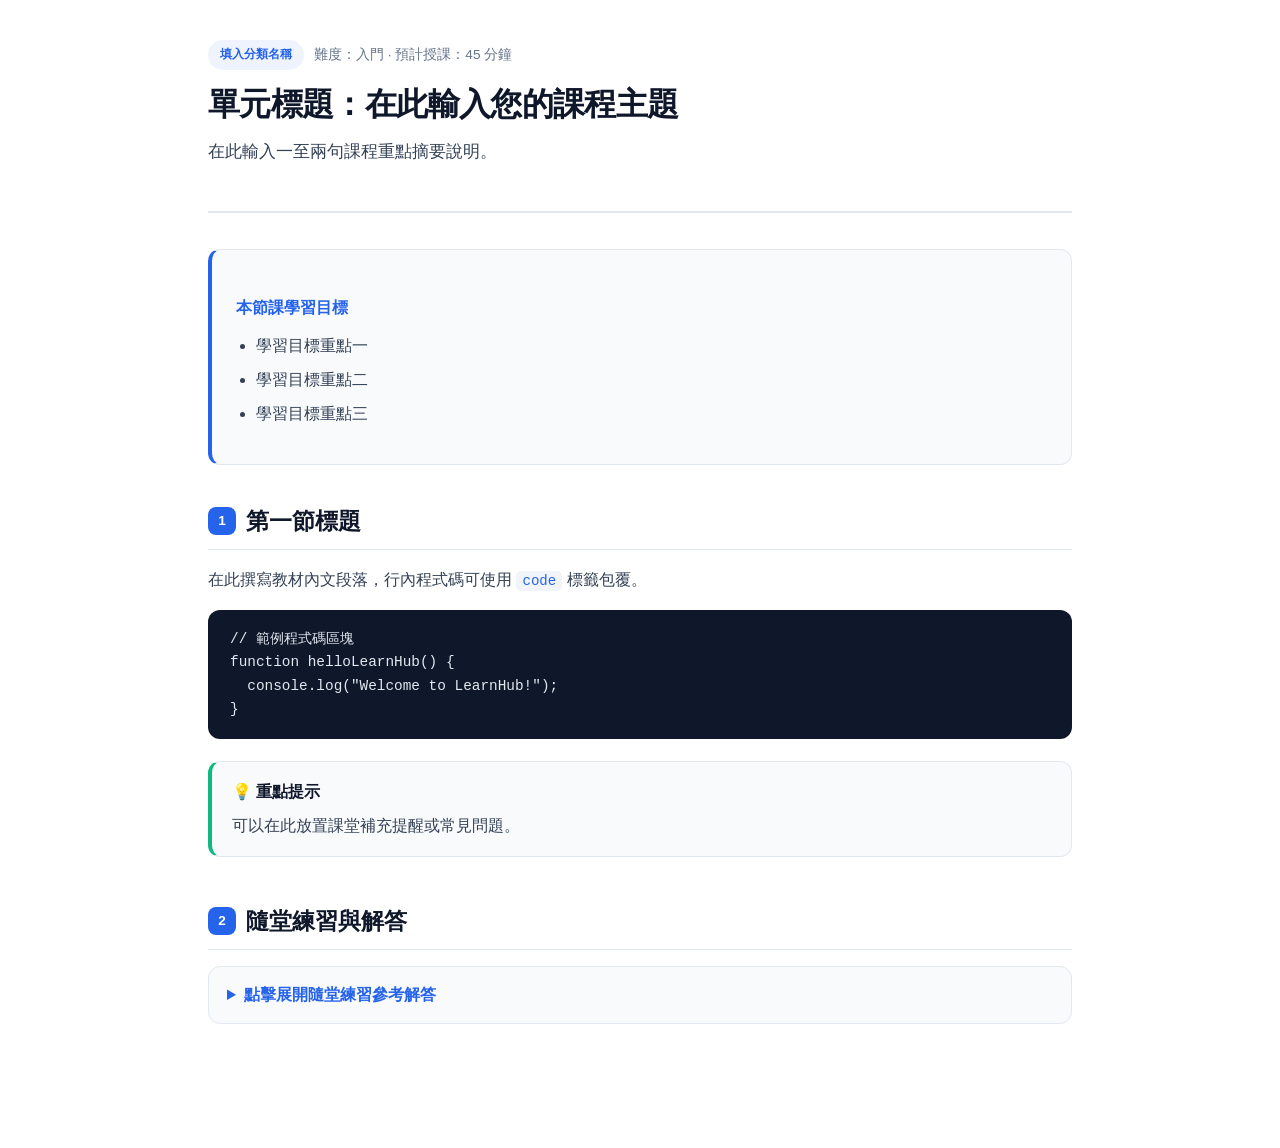
<file: materials/template.html>
<!DOCTYPE html>
<html lang="zh-Hant">
<head>
  <meta charset="UTF-8" />
  <meta name="viewport" content="width=device-width, initial-scale=1.0" />
  <title>【填入單元名稱】— LearnHub 教材</title>
  <!-- 若放在 materials/分類資料夾/ 下，請使用 ../../css/courseware.css -->
  <link rel="stylesheet" href="../css/courseware.css" />
</head>
<body>
  <header class="lesson-header">
    <div class="lesson-meta">
      <span class="lesson-badge">填入分類名稱</span>
      <span class="lesson-info">難度：入門 · 預計授課：45 分鐘</span>
    </div>
    <h1 class="lesson-title">單元標題：在此輸入您的課程主題</h1>
    <p class="lesson-subtitle">在此輸入一至兩句課程重點摘要說明。</p>
  </header>

  <div class="objectives-box">
    <h3>本節課學習目標</h3>
    <ul>
      <li>學習目標重點一</li>
      <li>學習目標重點二</li>
      <li>學習目標重點三</li>
    </ul>
  </div>

  <section>
    <h2><span class="sec-num">1</span> 第一節標題</h2>
    <p>在此撰寫教材內文段落，行內程式碼可使用 <code>code</code> 標籤包覆。</p>
    <pre><code>// 範例程式碼區塊
function helloLearnHub() {
  console.log("Welcome to LearnHub!");
}</code></pre>
    <div class="callout tip">
      <div class="callout-title">💡 重點提示</div>
      <p style="margin:0">可以在此放置課堂補充提醒或常見問題。</p>
    </div>
  </section>

  <section>
    <h2><span class="sec-num">2</span> 隨堂練習與解答</h2>
    <details class="quiz-item">
      <summary>點擊展開隨堂練習參考解答</summary>
      <div class="quiz-answer">
        <p>在此放置練習題解析。</p>
      </div>
    </details>
  </section>
</body>
</html>
</file>
<file: css/style.css>
/* ==========================================================================
   LearnHub - 個人上課教材網站 核心樣式表
   支援淺色 (Light) 與深色 (Dark) 主題切換、響應式卡片目錄與內嵌全螢幕閱讀器
   ========================================================================== */

:root {
  /* 淺色主題變數 */
  --bg-primary: #f8fafc;
  --bg-secondary: #ffffff;
  --bg-tertiary: #f1f5f9;
  --bg-header: rgba(255, 255, 255, 0.88);
  --text-primary: #0f172a;
  --text-secondary: #475569;
  --text-muted: #64748b;
  --border-color: #e2e8f0;
  --border-hover: #cbd5e1;

  /* 品牌強調色 */
  --accent-primary: #2563eb;
  --accent-hover: #1d4ed8;
  --accent-soft: rgba(37, 99, 235, 0.1);
  --accent-border: rgba(37, 99, 235, 0.28);

  /* 難度標籤色彩 */
  --level-beginner-bg: rgba(16, 185, 129, 0.12);
  --level-beginner-text: #059669;
  --level-advanced-bg: rgba(245, 158, 11, 0.14);
  --level-advanced-text: #d97706;
  --level-practical-bg: rgba(139, 92, 246, 0.12);
  --level-practical-text: #7c3aed;

  /* 陰影與圓角 */
  --shadow-sm: 0 1px 2px 0 rgba(15, 23, 42, 0.04);
  --shadow-md: 0 4px 12px -2px rgba(15, 23, 42, 0.07), 0 2px 6px -1px rgba(15, 23, 42, 0.04);
  --shadow-lg: 0 12px 24px -4px rgba(15, 23, 42, 0.1), 0 4px 8px -2px rgba(15, 23, 42, 0.05);
  --radius-sm: 8px;
  --radius-md: 12px;
  --radius-lg: 16px;
  --radius-full: 9999px;

  --header-height: 68px;
  --sidebar-width: 270px;
  --transition: 0.2s cubic-bezier(0.4, 0, 0.2, 1);
}

[data-theme="dark"] {
  --bg-primary: #0b1120;
  --bg-secondary: #151f32;
  --bg-tertiary: #1e293b;
  --bg-header: rgba(15, 23, 42, 0.88);
  --text-primary: #f1f5f9;
  --text-secondary: #cbd5e1;
  --text-muted: #94a3b8;
  --border-color: #1e293b;
  --border-hover: #334155;

  --accent-primary: #3b82f6;
  --accent-hover: #60a5fa;
  --accent-soft: rgba(59, 130, 246, 0.16);
  --accent-border: rgba(59, 130, 246, 0.35);

  --level-beginner-bg: rgba(16, 185, 129, 0.18);
  --level-beginner-text: #34d399;
  --level-advanced-bg: rgba(245, 158, 11, 0.18);
  --level-advanced-text: #fbbf24;
  --level-practical-bg: rgba(139, 92, 246, 0.2);
  --level-practical-text: #a78bfa;

  --shadow-sm: 0 1px 2px 0 rgba(0, 0, 0, 0.25);
  --shadow-md: 0 6px 16px -2px rgba(0, 0, 0, 0.35);
  --shadow-lg: 0 16px 32px -4px rgba(0, 0, 0, 0.5);
}

/* 基礎重置 */
*, *::before, *::after {
  box-sizing: border-box;
  margin: 0;
  padding: 0;
}

html {
  font-family: "Inter", "Noto Sans TC", "PingFang TC", "Microsoft JhengHei", -apple-system, BlinkMacSystemFont, sans-serif;
  color: var(--text-primary);
  background-color: var(--bg-primary);
  line-height: 1.6;
  -webkit-font-smoothing: antialiased;
}

body {
  min-height: 100vh;
  display: flex;
  flex-direction: column;
  background-color: var(--bg-primary);
  color: var(--text-primary);
  transition: background-color var(--transition), color var(--transition);
}

body.viewer-open {
  overflow: hidden;
}

a {
  color: inherit;
  text-decoration: none;
}

button {
  font-family: inherit;
  cursor: pointer;
  border: none;
  background: none;
  color: inherit;
}

/* ==========================================================================
   頂部導覽列 (Header)
   ========================================================================== */
.site-header {
  position: sticky;
  top: 0;
  z-index: 40;
  height: var(--header-height);
  background: var(--bg-header);
  backdrop-filter: blur(12px);
  -webkit-backdrop-filter: blur(12px);
  border-bottom: 1px solid var(--border-color);
  transition: background-color var(--transition), border-color var(--transition);
}

.header-inner {
  max-width: 1440px;
  height: 100%;
  margin: 0 auto;
  padding: 0 24px;
  display: flex;
  align-items: center;
  justify-content: space-between;
  gap: 20px;
}

.brand {
  display: flex;
  align-items: center;
  gap: 12px;
  cursor: pointer;
  user-select: none;
  flex-shrink: 0;
}

.brand-logo {
  width: 40px;
  height: 40px;
  border-radius: 10px;
  background: linear-gradient(135deg, #2563eb 0%, #4f46e5 100%);
  color: #ffffff;
  display: flex;
  align-items: center;
  justify-content: center;
  box-shadow: 0 4px 10px rgba(37, 99, 235, 0.25);
}

.brand-text {
  display: flex;
  flex-direction: column;
}

.brand-title {
  font-size: 1.2rem;
  font-weight: 700;
  letter-spacing: -0.02em;
  line-height: 1.2;
}

.brand-subtitle {
  font-size: 0.75rem;
  color: var(--text-muted);
}

/* 搜尋欄 */
.search-container {
  flex: 1;
  max-width: 520px;
  position: relative;
}

.search-icon {
  position: absolute;
  left: 14px;
  top: 50%;
  transform: translateY(-50%);
  color: var(--text-muted);
  pointer-events: none;
  display: flex;
}

.search-input {
  width: 100%;
  height: 42px;
  padding: 0 76px 0 42px;
  border-radius: var(--radius-full);
  border: 1px solid var(--border-color);
  background-color: var(--bg-tertiary);
  color: var(--text-primary);
  font-size: 0.92rem;
  transition: all var(--transition);
}

.search-input::placeholder {
  color: var(--text-muted);
}

.search-input:focus {
  outline: none;
  background-color: var(--bg-secondary);
  border-color: var(--accent-primary);
  box-shadow: 0 0 0 3px var(--accent-soft);
}

.search-shortcut {
  position: absolute;
  right: 12px;
  top: 50%;
  transform: translateY(-50%);
  font-size: 0.72rem;
  padding: 2px 7px;
  border-radius: 5px;
  background-color: var(--bg-secondary);
  border: 1px solid var(--border-color);
  color: var(--text-muted);
  pointer-events: none;
}

.search-clear-btn {
  position: absolute;
  right: 12px;
  top: 50%;
  transform: translateY(-50%);
  width: 24px;
  height: 24px;
  border-radius: 50%;
  display: none;
  align-items: center;
  justify-content: center;
  color: var(--text-muted);
  background-color: var(--bg-secondary);
}

.search-clear-btn:hover {
  color: var(--text-primary);
}

/* 右側工具按鈕 */
.header-actions {
  display: flex;
  align-items: center;
  gap: 10px;
  flex-shrink: 0;
}

.icon-btn {
  height: 40px;
  padding: 0 12px;
  border-radius: var(--radius-sm);
  border: 1px solid var(--border-color);
  background-color: var(--bg-secondary);
  color: var(--text-secondary);
  display: inline-flex;
  align-items: center;
  gap: 7px;
  font-size: 0.875rem;
  font-weight: 500;
  transition: all var(--transition);
}

.icon-btn:hover {
  border-color: var(--border-hover);
  color: var(--text-primary);
  background-color: var(--bg-tertiary);
}

.theme-toggle-btn {
  width: 40px;
  padding: 0;
  justify-content: center;
}

/* ==========================================================================
   主要版面架構 (左側分類欄 + 右側主內容區)
   ========================================================================== */
.main-layout {
  flex: 1;
  max-width: 1440px;
  width: 100%;
  margin: 0 auto;
  padding: 28px 24px 48px;
  display: grid;
  grid-template-columns: var(--sidebar-width) 1fr;
  gap: 32px;
  align-items: start;
}

/* 左側分類導覽欄 */
.sidebar {
  position: sticky;
  top: calc(var(--header-height) + 28px);
  display: flex;
  flex-direction: column;
  gap: 24px;
}

.sidebar-section {
  background-color: var(--bg-secondary);
  border: 1px solid var(--border-color);
  border-radius: var(--radius-md);
  padding: 16px;
  box-shadow: var(--shadow-sm);
}

.sidebar-heading {
  font-size: 0.78rem;
  font-weight: 600;
  text-transform: uppercase;
  letter-spacing: 0.06em;
  color: var(--text-muted);
  padding: 0 8px 10px;
  display: flex;
  align-items: center;
  justify-content: space-between;
}

.category-nav {
  display: flex;
  flex-direction: column;
  gap: 4px;
}

.category-btn {
  width: 100%;
  padding: 10px 12px;
  border-radius: var(--radius-sm);
  display: flex;
  align-items: center;
  justify-content: space-between;
  gap: 10px;
  font-size: 0.92rem;
  font-weight: 500;
  color: var(--text-secondary);
  transition: all var(--transition);
  text-align: left;
}

.category-btn:hover {
  background-color: var(--bg-tertiary);
  color: var(--text-primary);
}

.category-btn.active {
  background-color: var(--accent-soft);
  color: var(--accent-primary);
  font-weight: 600;
}

.category-btn-left {
  display: flex;
  align-items: center;
  gap: 10px;
  min-width: 0;
}

.category-dot {
  width: 10px;
  height: 10px;
  border-radius: 50%;
  flex-shrink: 0;
}

.category-name {
  white-space: nowrap;
  overflow: hidden;
  text-overflow: ellipsis;
}

.category-count {
  font-size: 0.75rem;
  font-weight: 600;
  padding: 2px 8px;
  border-radius: var(--radius-full);
  background-color: var(--bg-tertiary);
  color: var(--text-muted);
  transition: all var(--transition);
}

.category-btn.active .category-count {
  background-color: var(--accent-primary);
  color: #ffffff;
}

/* 標籤快速篩選區 */
.tag-cloud {
  display: flex;
  flex-wrap: wrap;
  gap: 6px;
  padding: 4px 4px 0;
}

.tag-chip {
  font-size: 0.78rem;
  padding: 4px 10px;
  border-radius: var(--radius-full);
  background-color: var(--bg-tertiary);
  color: var(--text-secondary);
  border: 1px solid transparent;
  transition: all var(--transition);
}

.tag-chip:hover {
  border-color: var(--border-hover);
  color: var(--text-primary);
}

.tag-chip.active {
  background-color: var(--accent-soft);
  color: var(--accent-primary);
  border-color: var(--accent-border);
  font-weight: 600;
}

/* 新增教材提示卡 */
.guide-card {
  background: linear-gradient(135deg, var(--accent-soft), transparent);
  border: 1px solid var(--accent-border);
  border-radius: var(--radius-md);
  padding: 16px;
  font-size: 0.84rem;
  color: var(--text-secondary);
}

.guide-card-title {
  font-weight: 600;
  color: var(--text-primary);
  margin-bottom: 6px;
  display: flex;
  align-items: center;
  gap: 6px;
}

.guide-card code {
  font-family: ui-monospace, SFMono-Regular, Menlo, Monaco, Consolas, monospace;
  font-size: 0.78rem;
  padding: 1px 5px;
  border-radius: 4px;
  background-color: var(--bg-secondary);
  border: 1px solid var(--border-color);
  color: var(--accent-primary);
}

/* ==========================================================================
   右側主內容區 (Content Area)
   ========================================================================== */
.content-area {
  display: flex;
  flex-direction: column;
  gap: 24px;
  min-width: 0;
}

/* 分類橫幅介紹 (Banner) */
.category-banner {
  background-color: var(--bg-secondary);
  border: 1px solid var(--border-color);
  border-radius: var(--radius-lg);
  padding: 24px 28px;
  display: flex;
  align-items: center;
  justify-content: space-between;
  gap: 24px;
  box-shadow: var(--shadow-sm);
}

.banner-info {
  display: flex;
  flex-direction: column;
  gap: 6px;
}

.banner-badge {
  display: inline-flex;
  align-items: center;
  gap: 6px;
  font-size: 0.78rem;
  font-weight: 600;
  color: var(--accent-primary);
  background-color: var(--accent-soft);
  padding: 3px 10px;
  border-radius: var(--radius-full);
  width: fit-content;
}

.banner-title {
  font-size: 1.5rem;
  font-weight: 700;
  letter-spacing: -0.02em;
}

.banner-desc {
  color: var(--text-secondary);
  font-size: 0.94rem;
}

.banner-stats {
  display: flex;
  align-items: center;
  gap: 20px;
  flex-shrink: 0;
}

.stat-box {
  text-align: center;
  padding: 10px 18px;
  background-color: var(--bg-tertiary);
  border-radius: var(--radius-md);
}

.stat-value {
  font-size: 1.4rem;
  font-weight: 700;
  color: var(--accent-primary);
  line-height: 1.2;
}

.stat-label {
  font-size: 0.75rem;
  color: var(--text-muted);
}

/* 篩選與排序控制列 */
.toolbar {
  display: flex;
  align-items: center;
  justify-content: space-between;
  flex-wrap: wrap;
  gap: 12px;
}

.toolbar-left {
  display: flex;
  align-items: center;
  gap: 10px;
  flex-wrap: wrap;
}

.result-summary {
  font-size: 0.9rem;
  color: var(--text-secondary);
}

.result-summary strong {
  color: var(--text-primary);
}

.active-filter-pill {
  display: inline-flex;
  align-items: center;
  gap: 6px;
  font-size: 0.8rem;
  padding: 3px 10px;
  border-radius: var(--radius-full);
  background-color: var(--accent-soft);
  color: var(--accent-primary);
  font-weight: 500;
}

.toolbar-right {
  display: flex;
  align-items: center;
  gap: 10px;
}

.sort-select {
  height: 36px;
  padding: 0 12px;
  border-radius: var(--radius-sm);
  border: 1px solid var(--border-color);
  background-color: var(--bg-secondary);
  color: var(--text-secondary);
  font-size: 0.85rem;
  font-family: inherit;
  cursor: pointer;
}

.sort-select:focus {
  outline: none;
  border-color: var(--accent-primary);
}

.view-mode-group {
  display: inline-flex;
  background-color: var(--bg-secondary);
  border: 1px solid var(--border-color);
  border-radius: var(--radius-sm);
  padding: 2px;
}

.view-mode-btn {
  width: 32px;
  height: 30px;
  border-radius: 6px;
  display: flex;
  align-items: center;
  justify-content: center;
  color: var(--text-muted);
  transition: all var(--transition);
}

.view-mode-btn.active {
  background-color: var(--accent-soft);
  color: var(--accent-primary);
}

/* ==========================================================================
   教材卡片網格與列表 (Materials Grid / List)
   ========================================================================== */
.materials-grid {
  display: grid;
  grid-template-columns: repeat(auto-fill, minmax(320px, 1fr));
  gap: 20px;
}

.materials-grid.list-view {
  grid-template-columns: 1fr;
  gap: 14px;
}

.material-card {
  background-color: var(--bg-secondary);
  border: 1px solid var(--border-color);
  border-radius: var(--radius-md);
  padding: 22px;
  display: flex;
  flex-direction: column;
  justify-content: space-between;
  gap: 16px;
  box-shadow: var(--shadow-sm);
  transition: transform var(--transition), box-shadow var(--transition), border-color var(--transition);
  cursor: pointer;
  position: relative;
  overflow: hidden;
}

.material-card::before {
  content: "";
  position: absolute;
  top: 0;
  left: 0;
  width: 100%;
  height: 4px;
  background-color: var(--card-accent, var(--accent-primary));
  opacity: 0.85;
}

.material-card:hover {
  transform: translateY(-3px);
  box-shadow: var(--shadow-md);
  border-color: var(--border-hover);
}

.materials-grid.list-view .material-card {
  flex-direction: row;
  align-items: center;
  padding: 18px 24px;
}

.materials-grid.list-view .material-card::before {
  width: 4px;
  height: 100%;
}

.card-top {
  display: flex;
  flex-direction: column;
  gap: 10px;
  flex: 1;
}

.card-meta-row {
  display: flex;
  align-items: center;
  justify-content: space-between;
  gap: 8px;
  flex-wrap: wrap;
}

.card-category-badge {
  display: inline-flex;
  align-items: center;
  gap: 6px;
  font-size: 0.76rem;
  font-weight: 600;
  padding: 3px 10px;
  border-radius: var(--radius-full);
  background-color: var(--bg-tertiary);
  color: var(--text-secondary);
}

.card-level-badge {
  font-size: 0.74rem;
  font-weight: 600;
  padding: 2px 9px;
  border-radius: var(--radius-full);
}

.level-入門 {
  background-color: var(--level-beginner-bg);
  color: var(--level-beginner-text);
}

.level-進階 {
  background-color: var(--level-advanced-bg);
  color: var(--level-advanced-text);
}

.level-實戰 {
  background-color: var(--level-practical-bg);
  color: var(--level-practical-text);
}

.card-title {
  font-size: 1.12rem;
  font-weight: 700;
  line-height: 1.4;
  color: var(--text-primary);
  transition: color var(--transition);
}

.material-card:hover .card-title {
  color: var(--accent-primary);
}

.card-desc {
  font-size: 0.88rem;
  color: var(--text-secondary);
  display: -webkit-box;
  -webkit-line-clamp: 3;
  -webkit-box-orient: vertical;
  overflow: hidden;
}

.card-tags {
  display: flex;
  flex-wrap: wrap;
  gap: 6px;
  margin-top: 2px;
}

.card-tag {
  font-size: 0.74rem;
  padding: 2px 8px;
  border-radius: 5px;
  background-color: var(--bg-tertiary);
  color: var(--text-muted);
}

.card-footer {
  display: flex;
  align-items: center;
  justify-content: space-between;
  padding-top: 14px;
  border-top: 1px solid var(--border-color);
  gap: 12px;
}

.materials-grid.list-view .card-footer {
  border-top: none;
  padding-top: 0;
  flex-shrink: 0;
  flex-direction: column;
  align-items: flex-end;
}

.card-info-items {
  display: flex;
  align-items: center;
  gap: 12px;
  font-size: 0.78rem;
  color: var(--text-muted);
}

.card-info-item {
  display: inline-flex;
  align-items: center;
  gap: 4px;
}

.card-actions {
  display: flex;
  align-items: center;
  gap: 6px;
}

.btn-read {
  padding: 6px 12px;
  border-radius: var(--radius-sm);
  background-color: var(--accent-soft);
  color: var(--accent-primary);
  font-size: 0.82rem;
  font-weight: 600;
  display: inline-flex;
  align-items: center;
  gap: 5px;
  transition: all var(--transition);
}

.material-card:hover .btn-read {
  background-color: var(--accent-primary);
  color: #ffffff;
}

.btn-new-tab {
  width: 32px;
  height: 32px;
  border-radius: var(--radius-sm);
  border: 1px solid var(--border-color);
  display: inline-flex;
  align-items: center;
  justify-content: center;
  color: var(--text-muted);
  transition: all var(--transition);
}

.btn-new-tab:hover {
  border-color: var(--accent-primary);
  color: var(--accent-primary);
  background-color: var(--accent-soft);
}

/* 空狀態顯示 */
.empty-state {
  background-color: var(--bg-secondary);
  border: 1px dashed var(--border-color);
  border-radius: var(--radius-lg);
  padding: 56px 24px;
  text-align: center;
  display: flex;
  flex-direction: column;
  align-items: center;
  gap: 12px;
}

.empty-icon {
  width: 56px;
  height: 56px;
  border-radius: 50%;
  background-color: var(--bg-tertiary);
  color: var(--text-muted);
  display: flex;
  align-items: center;
  justify-content: center;
}

.empty-title {
  font-size: 1.1rem;
  font-weight: 600;
}

.empty-desc {
  font-size: 0.9rem;
  color: var(--text-muted);
  max-width: 400px;
}

.btn-primary {
  margin-top: 6px;
  padding: 8px 18px;
  border-radius: var(--radius-sm);
  background-color: var(--accent-primary);
  color: #ffffff;
  font-size: 0.88rem;
  font-weight: 500;
  transition: background-color var(--transition);
}

.btn-primary:hover {
  background-color: var(--accent-hover);
}

/* ==========================================================================
   站內內嵌 HTML 教材閱讀器 (Modal / Fullscreen Reader)
   ========================================================================== */
.viewer-overlay {
  position: fixed;
  inset: 0;
  z-index: 100;
  background-color: rgba(15, 23, 42, 0.65);
  backdrop-filter: blur(4px);
  display: none;
  align-items: center;
  justify-content: center;
  padding: 20px;
  opacity: 0;
  transition: opacity var(--transition);
}

.viewer-overlay.active {
  display: flex;
  opacity: 1;
}

.viewer-overlay.fullscreen {
  padding: 0;
}

.viewer-container {
  width: 100%;
  max-width: 1320px;
  height: 92vh;
  background-color: var(--bg-secondary);
  border: 1px solid var(--border-color);
  border-radius: var(--radius-lg);
  box-shadow: var(--shadow-lg);
  display: flex;
  flex-direction: column;
  overflow: hidden;
  transition: all var(--transition);
}

.viewer-overlay.fullscreen .viewer-container {
  max-width: 100%;
  height: 100vh;
  border-radius: 0;
  border: none;
}

.viewer-header {
  height: 58px;
  padding: 0 18px;
  background-color: var(--bg-secondary);
  border-bottom: 1px solid var(--border-color);
  display: flex;
  align-items: center;
  justify-content: space-between;
  gap: 16px;
  flex-shrink: 0;
}

.viewer-header-left {
  display: flex;
  align-items: center;
  gap: 12px;
  min-width: 0;
}

.viewer-back-btn {
  padding: 6px 12px;
  border-radius: var(--radius-sm);
  background-color: var(--bg-tertiary);
  color: var(--text-primary);
  font-size: 0.85rem;
  font-weight: 500;
  display: inline-flex;
  align-items: center;
  gap: 6px;
  flex-shrink: 0;
  transition: background-color var(--transition);
}

.viewer-back-btn:hover {
  background-color: var(--border-color);
}

.viewer-title-group {
  display: flex;
  align-items: center;
  gap: 10px;
  min-width: 0;
}

.viewer-category-tag {
  font-size: 0.75rem;
  font-weight: 600;
  padding: 2px 9px;
  border-radius: var(--radius-full);
  background-color: var(--accent-soft);
  color: var(--accent-primary);
  flex-shrink: 0;
}

.viewer-title {
  font-size: 0.98rem;
  font-weight: 600;
  white-space: nowrap;
  overflow: hidden;
  text-overflow: ellipsis;
}

.viewer-header-actions {
  display: flex;
  align-items: center;
  gap: 8px;
  flex-shrink: 0;
}

.viewer-action-btn {
  height: 34px;
  padding: 0 11px;
  border-radius: var(--radius-sm);
  border: 1px solid var(--border-color);
  background-color: var(--bg-secondary);
  color: var(--text-secondary);
  font-size: 0.82rem;
  font-weight: 500;
  display: inline-flex;
  align-items: center;
  gap: 6px;
  transition: all var(--transition);
}

.viewer-action-btn:hover {
  background-color: var(--bg-tertiary);
  color: var(--text-primary);
}

.viewer-action-btn.close-btn:hover {
  background-color: rgba(239, 68, 68, 0.12);
  color: #ef4444;
  border-color: rgba(239, 68, 68, 0.3);
}

.viewer-body {
  flex: 1;
  position: relative;
  background-color: #ffffff;
}

.viewer-iframe {
  width: 100%;
  height: 100%;
  border: none;
  display: block;
}

/* ==========================================================================
   新增教材說明彈窗 (How to add modal)
   ========================================================================== */
.help-modal-content {
  max-width: 680px;
  height: auto;
  max-height: 85vh;
}

.help-body {
  padding: 24px 28px;
  overflow-y: auto;
  display: flex;
  flex-direction: column;
  gap: 18px;
  font-size: 0.92rem;
  color: var(--text-secondary);
}

.help-step {
  background-color: var(--bg-tertiary);
  border: 1px solid var(--border-color);
  border-radius: var(--radius-md);
  padding: 16px 18px;
}

.help-step h4 {
  color: var(--text-primary);
  font-size: 0.98rem;
  margin-bottom: 6px;
}

.help-code {
  margin-top: 10px;
  padding: 12px 14px;
  border-radius: var(--radius-sm);
  background-color: #0f172a;
  color: #e2e8f0;
  font-family: ui-monospace, SFMono-Regular, Menlo, Monaco, Consolas, monospace;
  font-size: 0.8rem;
  overflow-x: auto;
  line-height: 1.5;
}

/* 頁尾 */
.site-footer {
  border-top: 1px solid var(--border-color);
  background-color: var(--bg-secondary);
  padding: 20px 24px;
  text-align: center;
  font-size: 0.84rem;
  color: var(--text-muted);
}

/* ==========================================================================
   響應式設計 (RWD)
   ========================================================================== */
@media (max-width: 992px) {
  .main-layout {
    grid-template-columns: 1fr;
    gap: 20px;
  }

  .sidebar {
    position: static;
  }

  .category-nav {
    flex-direction: row;
    overflow-x: auto;
    padding-bottom: 4px;
  }

  .category-btn {
    width: auto;
    flex-shrink: 0;
  }

  .guide-card {
    display: none;
  }
}

@media (max-width: 640px) {
  .header-inner {
    padding: 0 16px;
    gap: 12px;
  }

  .brand-subtitle,
  .search-shortcut,
  .btn-text-hide-mobile {
    display: none;
  }

  .category-banner {
    flex-direction: column;
    align-items: flex-start;
    padding: 20px;
  }

  .banner-stats {
    width: 100%;
    justify-content: flex-start;
  }

  .materials-grid.list-view .material-card {
    flex-direction: column;
    align-items: stretch;
  }

  .materials-grid.list-view .card-footer {
    flex-direction: row;
    align-items: center;
    border-top: 1px solid var(--border-color);
    padding-top: 12px;
  }

  .viewer-overlay {
    padding: 0;
  }

  .viewer-container {
    height: 100vh;
    border-radius: 0;
  }
}
</file>
<file: css/courseware.css>
/* ==========================================================================
   LearnHub - 單份 HTML 教材專用排版樣式表 (Courseware Stylesheet)
   提供章節標題、重點提示框、程式碼區塊、表格、互動練習與淺色/深色模式支援
   ========================================================================== */

:root {
  --cw-bg: #ffffff;
  --cw-surface: #f8fafc;
  --cw-surface-alt: #f1f5f9;
  --cw-text: #0f172a;
  --cw-text-secondary: #334155;
  --cw-text-muted: #64748b;
  --cw-border: #e2e8f0;
  --cw-accent: #2563eb;
  --cw-accent-soft: rgba(37, 99, 235, 0.08);
  --cw-code-bg: #0f172a;
  --cw-code-text: #e2e8f0;
  --cw-radius: 12px;
}

[data-theme="dark"] {
  --cw-bg: #0f172a;
  --cw-surface: #1e293b;
  --cw-surface-alt: #334155;
  --cw-text: #f1f5f9;
  --cw-text-secondary: #cbd5e1;
  --cw-text-muted: #94a3b8;
  --cw-border: #334155;
  --cw-accent: #60a5fa;
  --cw-accent-soft: rgba(96, 165, 250, 0.14);
  --cw-code-bg: #090d16;
  --cw-code-text: #e2e8f0;
}

*, *::before, *::after {
  box-sizing: border-box;
  margin: 0;
  padding: 0;
}

html {
  font-family: "Inter", "Noto Sans TC", "PingFang TC", "Microsoft JhengHei", sans-serif;
  background-color: var(--cw-bg);
  color: var(--cw-text);
  line-height: 1.75;
  scroll-behavior: smooth;
}

body {
  max-width: 920px;
  margin: 0 auto;
  padding: 40px 28px 80px;
}

/* 頂部教材標頭 */
.lesson-header {
  padding-bottom: 28px;
  margin-bottom: 36px;
  border-bottom: 2px solid var(--cw-border);
}

.lesson-meta {
  display: flex;
  flex-wrap: wrap;
  align-items: center;
  gap: 10px;
  margin-bottom: 14px;
}

.lesson-badge {
  font-size: 0.78rem;
  font-weight: 600;
  padding: 4px 12px;
  border-radius: 999px;
  background-color: var(--cw-accent-soft);
  color: var(--cw-accent);
}

.lesson-info {
  font-size: 0.85rem;
  color: var(--cw-text-muted);
}

.lesson-title {
  font-size: 2rem;
  font-weight: 800;
  line-height: 1.3;
  letter-spacing: -0.02em;
  margin-bottom: 12px;
}

.lesson-subtitle {
  font-size: 1.05rem;
  color: var(--cw-text-secondary);
}

/* 學習目標卡片 */
.objectives-box {
  background-color: var(--cw-surface);
  border: 1px solid var(--cw-border);
  border-left: 4px solid var(--cw-accent);
  border-radius: var(--cw-radius);
  padding: 20px 24px;
  margin-bottom: 36px;
}

.objectives-box h3 {
  font-size: 1rem;
  margin-bottom: 10px;
  color: var(--cw-accent);
}

.objectives-box ul {
  padding-left: 20px;
  color: var(--cw-text-secondary);
}

.objectives-box li {
  margin-bottom: 6px;
}

/* 章節排版 */
section {
  margin-bottom: 44px;
}

h2 {
  font-size: 1.45rem;
  font-weight: 700;
  margin-bottom: 16px;
  padding-bottom: 8px;
  border-bottom: 1px solid var(--cw-border);
  display: flex;
  align-items: center;
  gap: 10px;
}

h2 .sec-num {
  display: inline-flex;
  align-items: center;
  justify-content: center;
  width: 28px;
  height: 28px;
  border-radius: 8px;
  background-color: var(--cw-accent);
  color: #ffffff;
  font-size: 0.85rem;
  font-weight: 700;
}

h3 {
  font-size: 1.15rem;
  font-weight: 600;
  margin: 24px 0 10px;
}

p {
  margin-bottom: 16px;
  color: var(--cw-text-secondary);
}

ul, ol {
  padding-left: 24px;
  margin-bottom: 16px;
  color: var(--cw-text-secondary);
}

li {
  margin-bottom: 6px;
}

code {
  font-family: "JetBrains Mono", Consolas, Monaco, monospace;
  font-size: 0.88em;
  padding: 2px 6px;
  border-radius: 5px;
  background-color: var(--cw-surface-alt);
  color: var(--cw-accent);
}

pre {
  background-color: var(--cw-code-bg);
  color: var(--cw-code-text);
  padding: 18px 22px;
  border-radius: var(--cw-radius);
  overflow-x: auto;
  margin: 16px 0 22px;
  line-height: 1.6;
  font-size: 0.9rem;
}

pre code {
  background: none;
  color: inherit;
  padding: 0;
  font-size: inherit;
}

/* 提示框 Callout */
.callout {
  padding: 16px 20px;
  border-radius: var(--cw-radius);
  margin: 20px 0;
  border: 1px solid var(--cw-border);
  background-color: var(--cw-surface);
}

.callout-title {
  font-weight: 700;
  margin-bottom: 6px;
  display: flex;
  align-items: center;
  gap: 8px;
}

.callout.tip {
  border-left: 4px solid #10b981;
}

.callout.warning {
  border-left: 4px solid #f59e0b;
}

/* 互動展示區 */
.demo-box {
  border: 1px solid var(--cw-border);
  border-radius: var(--cw-radius);
  padding: 22px;
  background-color: var(--cw-surface);
  margin: 20px 0;
}

.demo-controls {
  display: flex;
  flex-wrap: wrap;
  gap: 8px;
  margin-bottom: 16px;
}

.demo-btn {
  padding: 6px 14px;
  border-radius: 8px;
  border: 1px solid var(--cw-border);
  background-color: var(--cw-bg);
  color: var(--cw-text);
  font-size: 0.85rem;
  font-weight: 500;
  cursor: pointer;
  transition: all 0.15s;
}

.demo-btn:hover, .demo-btn.active {
  background-color: var(--cw-accent);
  color: #ffffff;
  border-color: var(--cw-accent);
}

/* 表格樣式 */
table {
  width: 100%;
  border-collapse: collapse;
  margin: 18px 0 24px;
  font-size: 0.92rem;
}

th, td {
  padding: 12px 16px;
  border: 1px solid var(--cw-border);
  text-align: left;
}

th {
  background-color: var(--cw-surface);
  font-weight: 600;
}

/* 隨堂測驗折疊區 */
details.quiz-item {
  border: 1px solid var(--cw-border);
  border-radius: var(--cw-radius);
  padding: 14px 18px;
  margin-bottom: 12px;
  background-color: var(--cw-surface);
}

details.quiz-item summary {
  font-weight: 600;
  cursor: pointer;
  color: var(--cw-accent);
}

details.quiz-item .quiz-answer {
  margin-top: 12px;
  padding-top: 12px;
  border-top: 1px dashed var(--cw-border);
}
</file>
